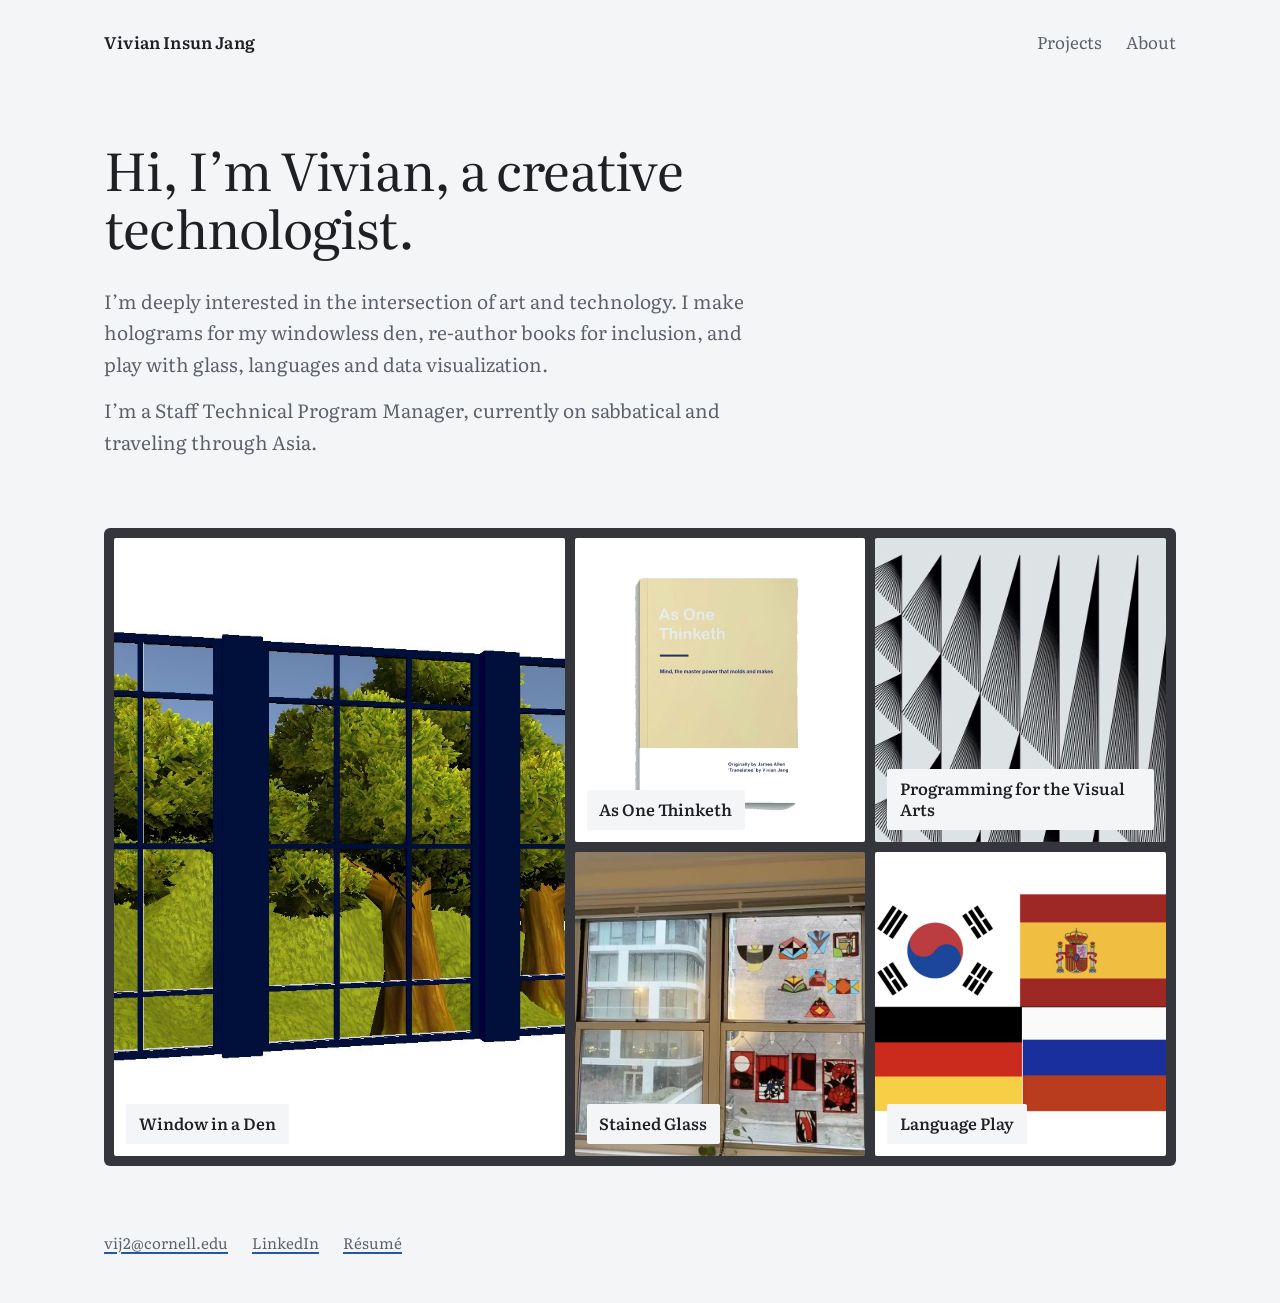
<file: index.html>
<!doctype html>
<html lang="en">
<head>
<meta charset="utf-8">
<meta name="viewport" content="width=device-width, initial-scale=1">
<title>Vivian Insun Jang</title>
<meta name="description" content="Vivian Insun Jang, a technical creative working where art meets technology.">
<meta name="author" content="Vivian Insun Jang">
<link rel="icon" href="images/favicon.svg" type="image/svg+xml">
<link rel="preconnect" href="https://fonts.googleapis.com">
<link rel="preconnect" href="https://fonts.gstatic.com" crossorigin>
<link href="https://fonts.googleapis.com/css2?family=Literata:ital,opsz,wght@0,7..72,300..700;1,7..72,300..500&family=Gowun+Dodum&display=swap" rel="stylesheet">
<link rel="stylesheet" href="style.css">
</head>
<body class="home">
<a class="skip" href="#main">Skip to content</a>
<header class="site-header">
  <a class="wordmark" href="index.html">Vivian Insun Jang</a>
  <nav aria-label="Site">
    <a href="index.html#projects">Projects</a>
    <a href="about.html">About</a>
  </nav>
</header>
<main id="main">
<section class="intro">
  <h1>Hi, I’m Vivian, a creative technologist.</h1>
  <p>I’m deeply interested in the intersection of art and technology. I make holograms for my windowless den, re-author books for inclusion, and play with glass, languages and data visualization.</p>
  <p>I’m a Staff Technical Program Manager, currently on sabbatical and traveling through Asia.</p>
</section>
<section id="projects" class="window" aria-label="Projects">
<a class="pane p1" href="projects/window-in-a-den.html">
  <img src="images/hologram/thumb.jpg" alt="">
  <span class="label"><span class="name">Window in a Den</span></span>
</a>
<a class="pane p2" href="projects/as-one-thinketh.html">
  <img src="images/aot/thumb.jpg" alt="">
  <span class="label"><span class="name">As One Thinketh</span></span>
</a>
<a class="pane p3" href="projects/programming-for-the-visual-arts.html">
  <img src="images/p5/thumb.jpg" alt="">
  <span class="label"><span class="name">Programming for the Visual Arts</span></span>
</a>
<a class="pane p4" href="projects/stained-glass.html">
  <video src="images/stainedglass/window-snow.mp4" poster="images/stainedglass/window-snow-poster.jpg" autoplay muted loop playsinline preload="metadata" aria-hidden="true"></video>
  <span class="label"><span class="name">Stained Glass</span></span>
</a>
<a class="pane p5" href="projects/language-play.html">
  <img src="images/languages/thumb.jpg" alt="">
  <span class="label"><span class="name">Language Play</span></span>
</a>
</section>
</main>
<footer class="site-footer">
  <a href="mailto:vij2@cornell.edu">vij2@cornell.edu</a>
  <a href="https://www.linkedin.com/in/vivian-jang/" target="_blank" rel="noopener">LinkedIn</a>
  <a href="resume/Vivian_Jang_Resume.pdf" target="_blank" rel="noopener">Résumé</a>
</footer>
</body>
</html>
</file>
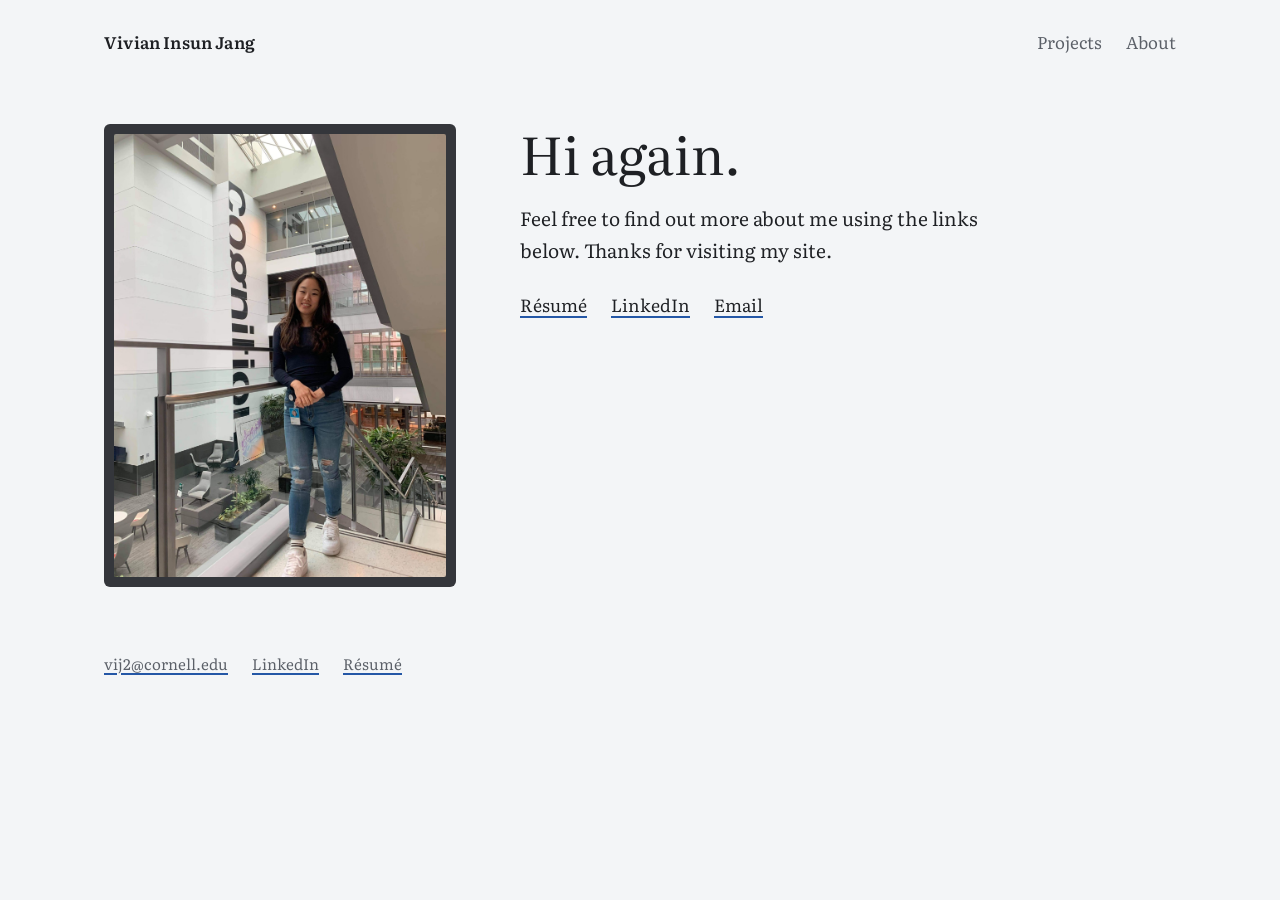
<file: about.html>
<!doctype html>
<html lang="en">
<head>
<meta charset="utf-8">
<meta name="viewport" content="width=device-width, initial-scale=1">
<title>About | Vivian Insun Jang</title>
<meta name="description" content="About Vivian Insun Jang.">
<meta name="author" content="Vivian Insun Jang">
<link rel="icon" href="images/favicon.svg" type="image/svg+xml">
<link rel="preconnect" href="https://fonts.googleapis.com">
<link rel="preconnect" href="https://fonts.gstatic.com" crossorigin>
<link href="https://fonts.googleapis.com/css2?family=Literata:ital,opsz,wght@0,7..72,300..700;1,7..72,300..500&family=Gowun+Dodum&display=swap" rel="stylesheet">
<link rel="stylesheet" href="style.css">
</head>
<body class="about-page">
<a class="skip" href="#main">Skip to content</a>
<header class="site-header">
  <a class="wordmark" href="index.html">Vivian Insun Jang</a>
  <nav aria-label="Site">
    <a href="index.html#projects">Projects</a>
    <a href="about.html">About</a>
  </nav>
</header>
<main id="main">
<section class="about">
  <div class="window single portrait"><span class="pane"><img src="images/about/cognition.jpg" alt="Vivian standing in a bright atrium"></span></div>
  <div class="about-text">
    <h1>Hi again.</h1>
    <p>Feel free to find out more about me using the links below. Thanks for visiting my site.</p>
    <ul class="links">
      <li><a href="resume/Vivian_Jang_Resume.pdf" target="_blank" rel="noopener">Résumé</a></li>
      <li><a href="https://www.linkedin.com/in/vivian-jang/" target="_blank" rel="noopener">LinkedIn</a></li>
      <li><a href="mailto:vij2@cornell.edu">Email</a></li>
    </ul>
  </div>
</section>
</main>
<footer class="site-footer">
  <a href="mailto:vij2@cornell.edu">vij2@cornell.edu</a>
  <a href="https://www.linkedin.com/in/vivian-jang/" target="_blank" rel="noopener">LinkedIn</a>
  <a href="resume/Vivian_Jang_Resume.pdf" target="_blank" rel="noopener">Résumé</a>
</footer>
</body>
</html>
</file>
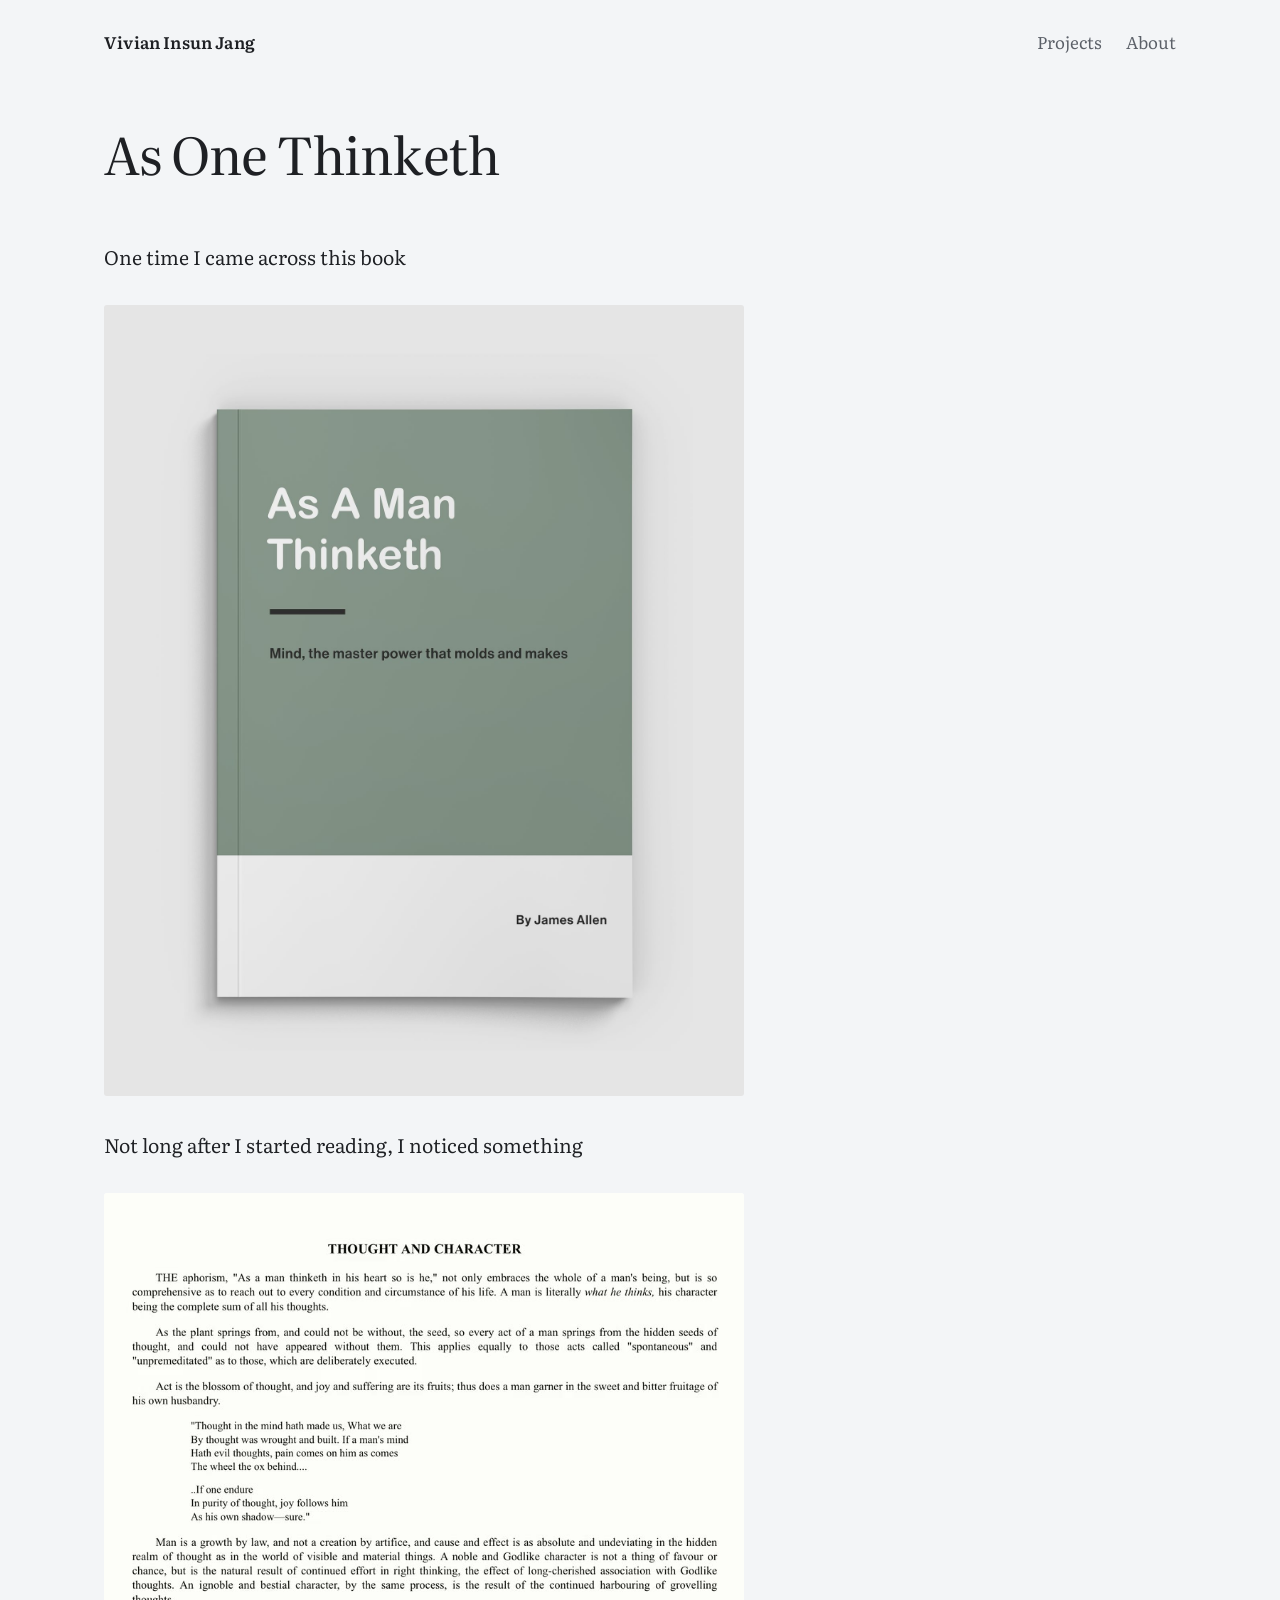
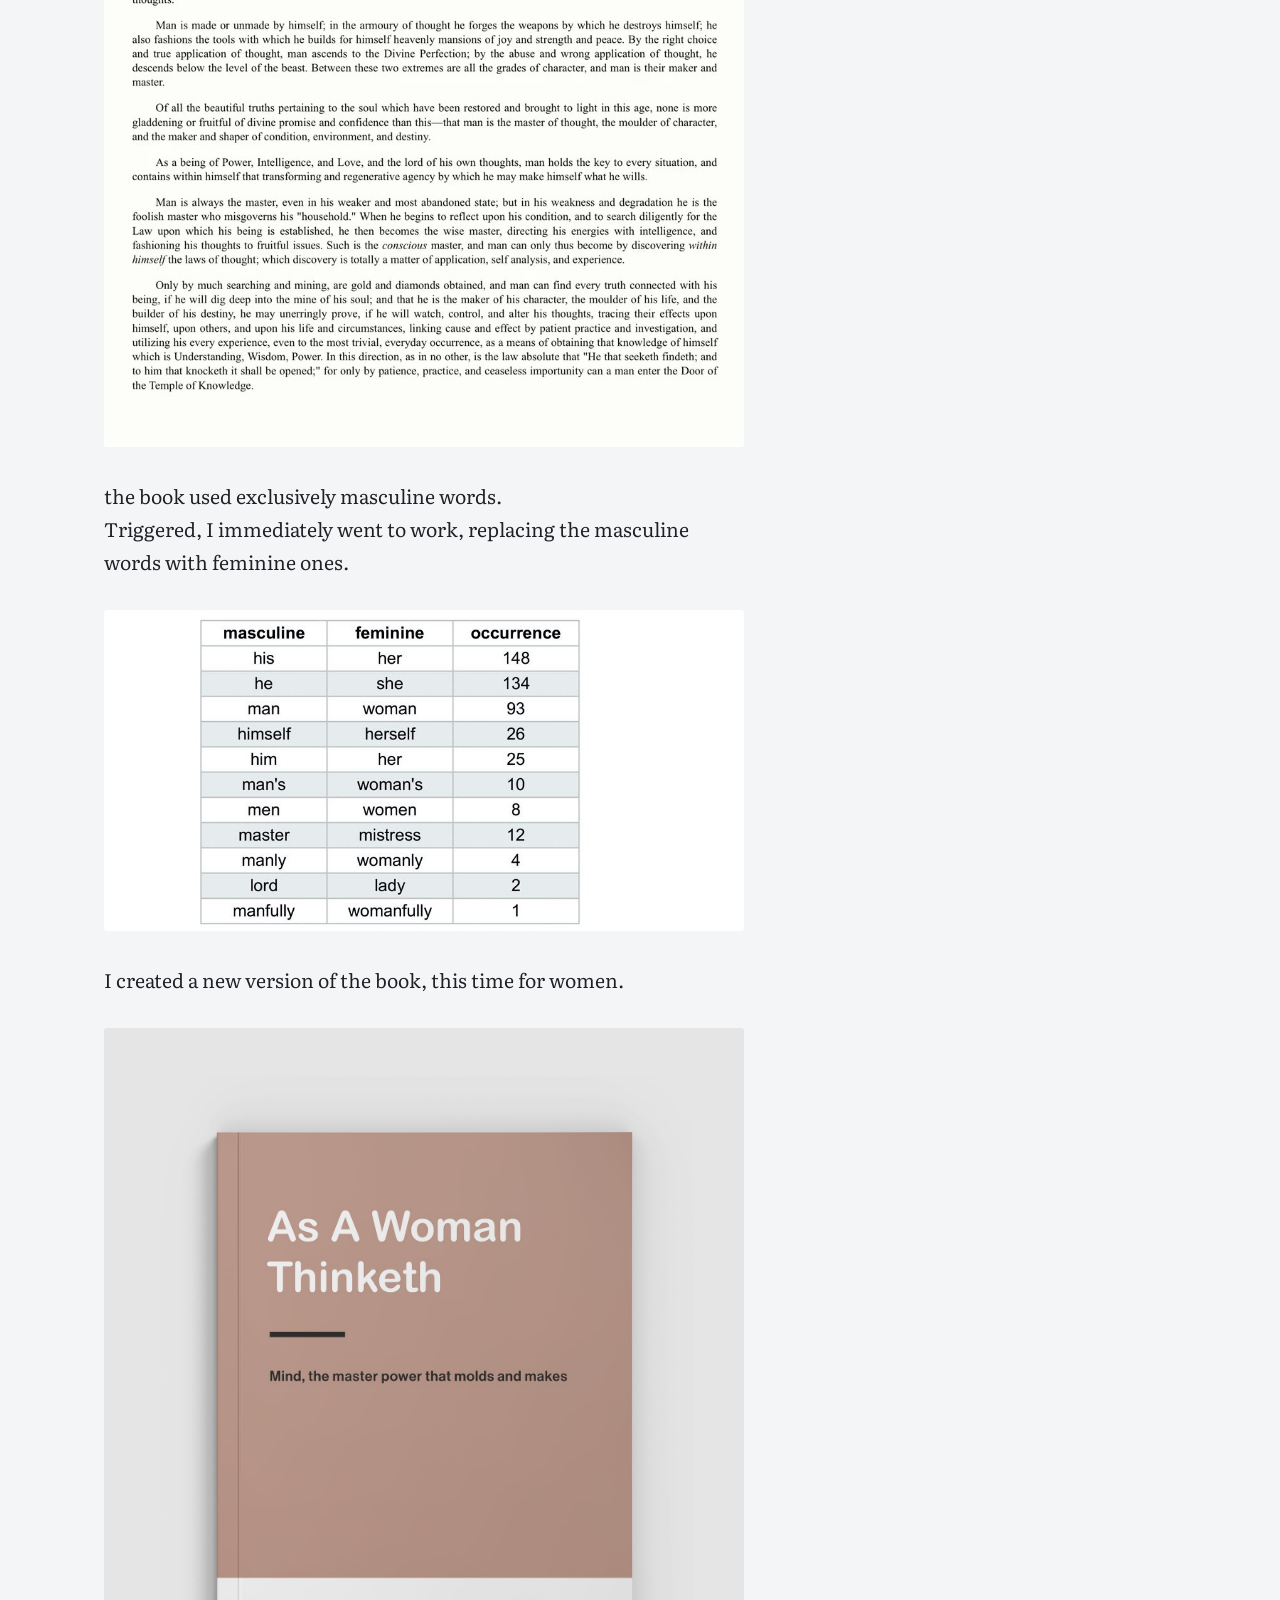
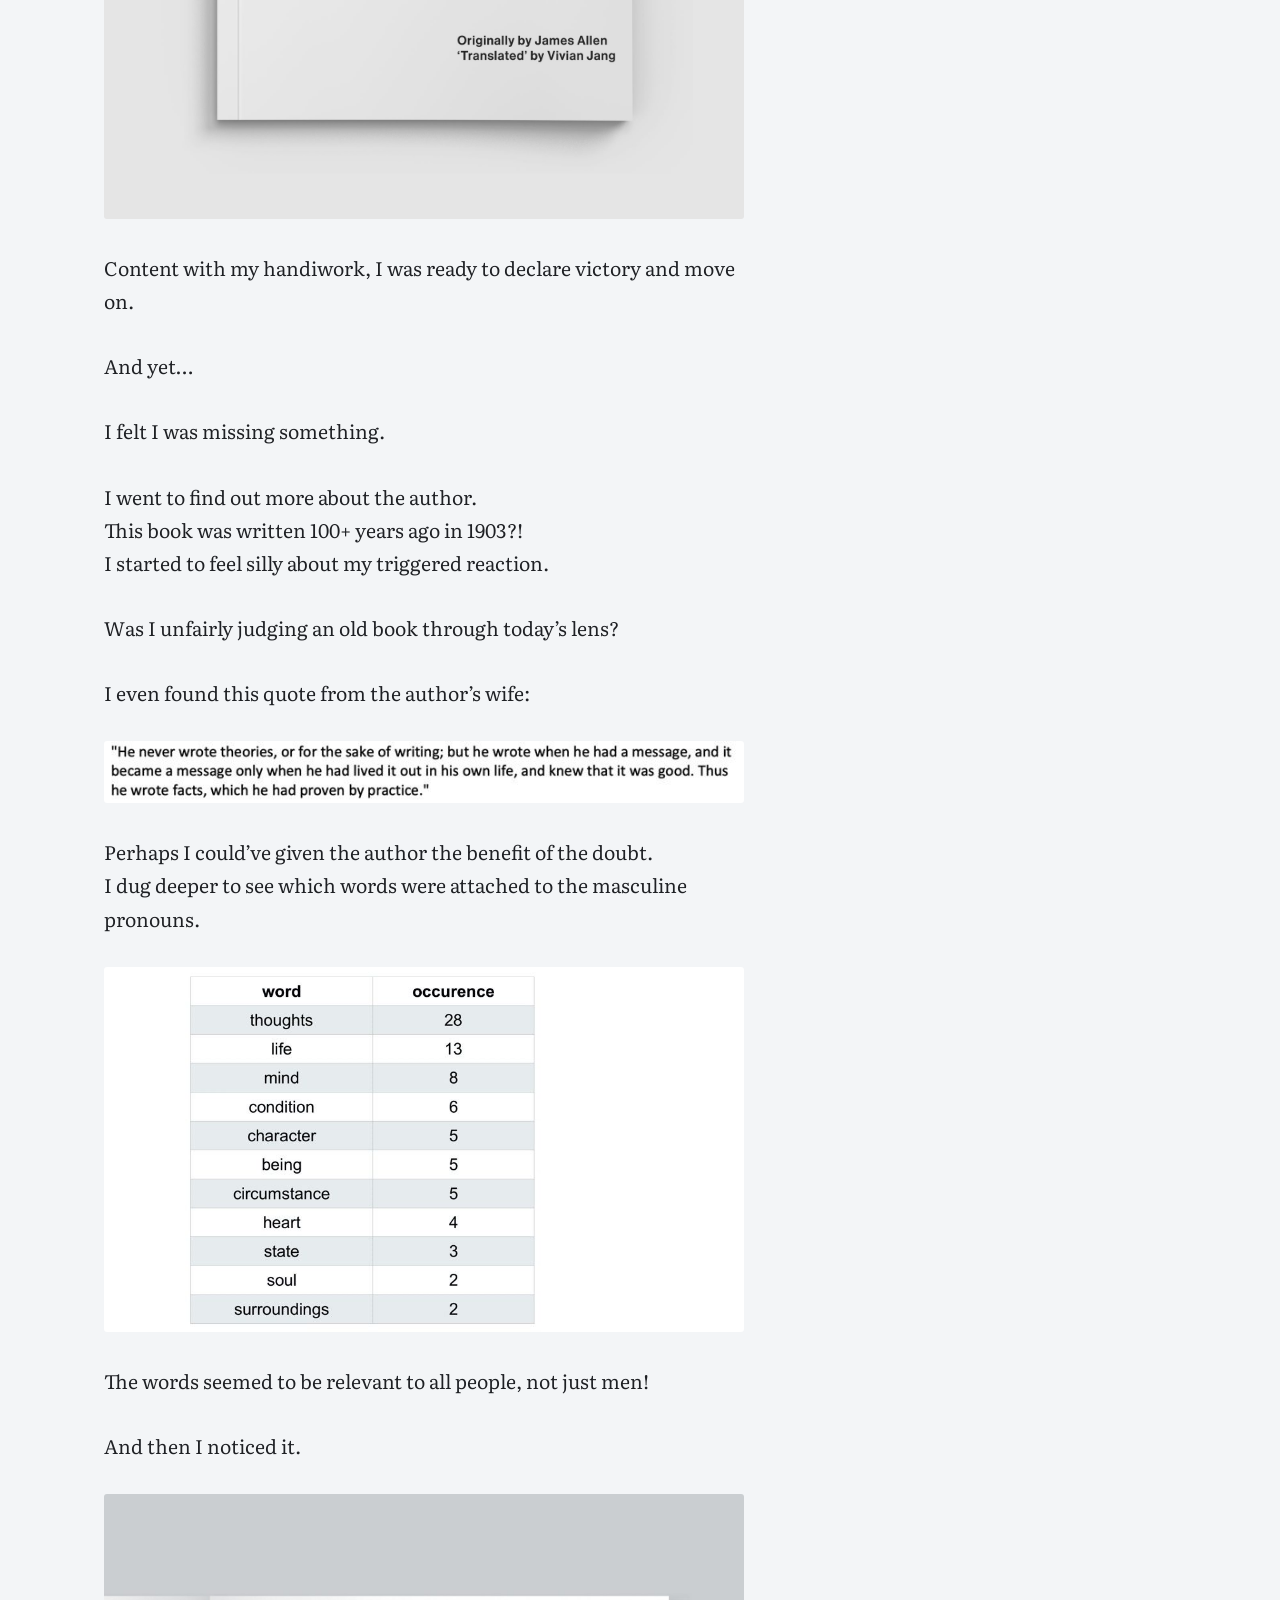
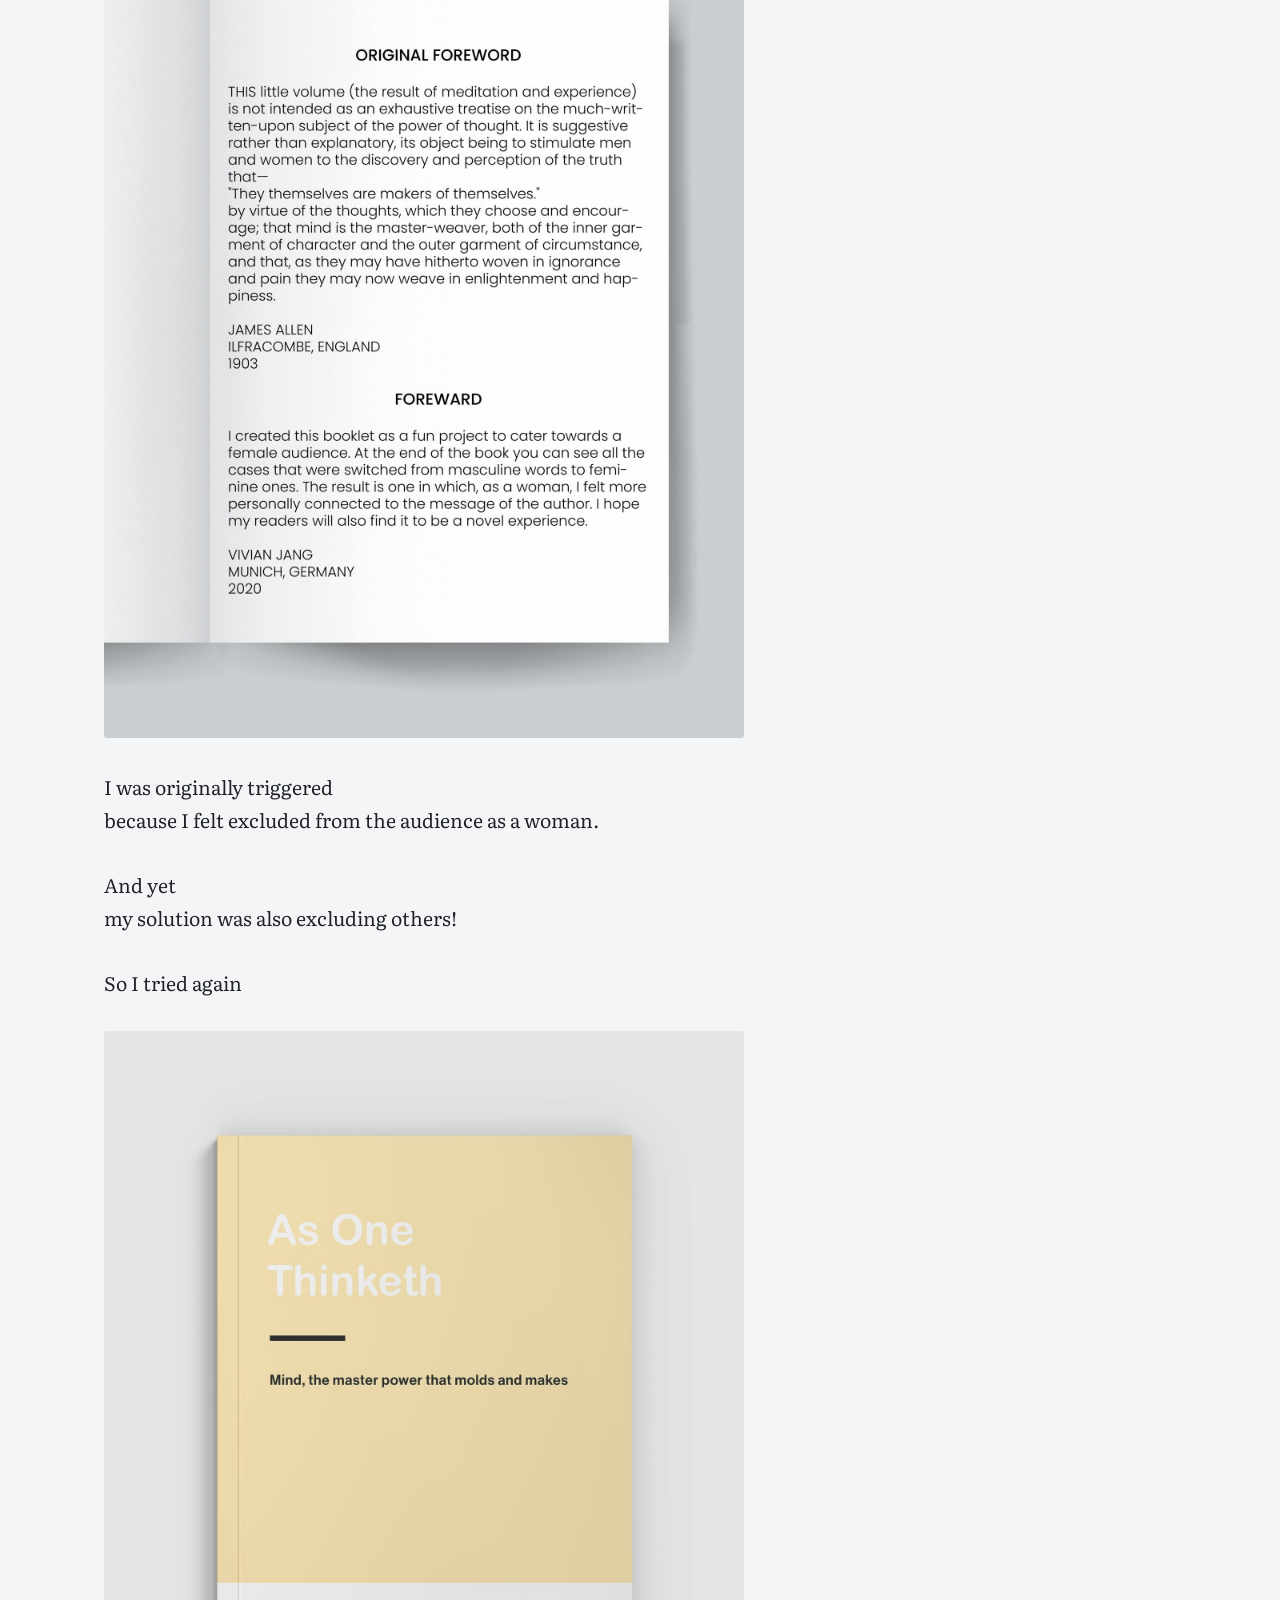
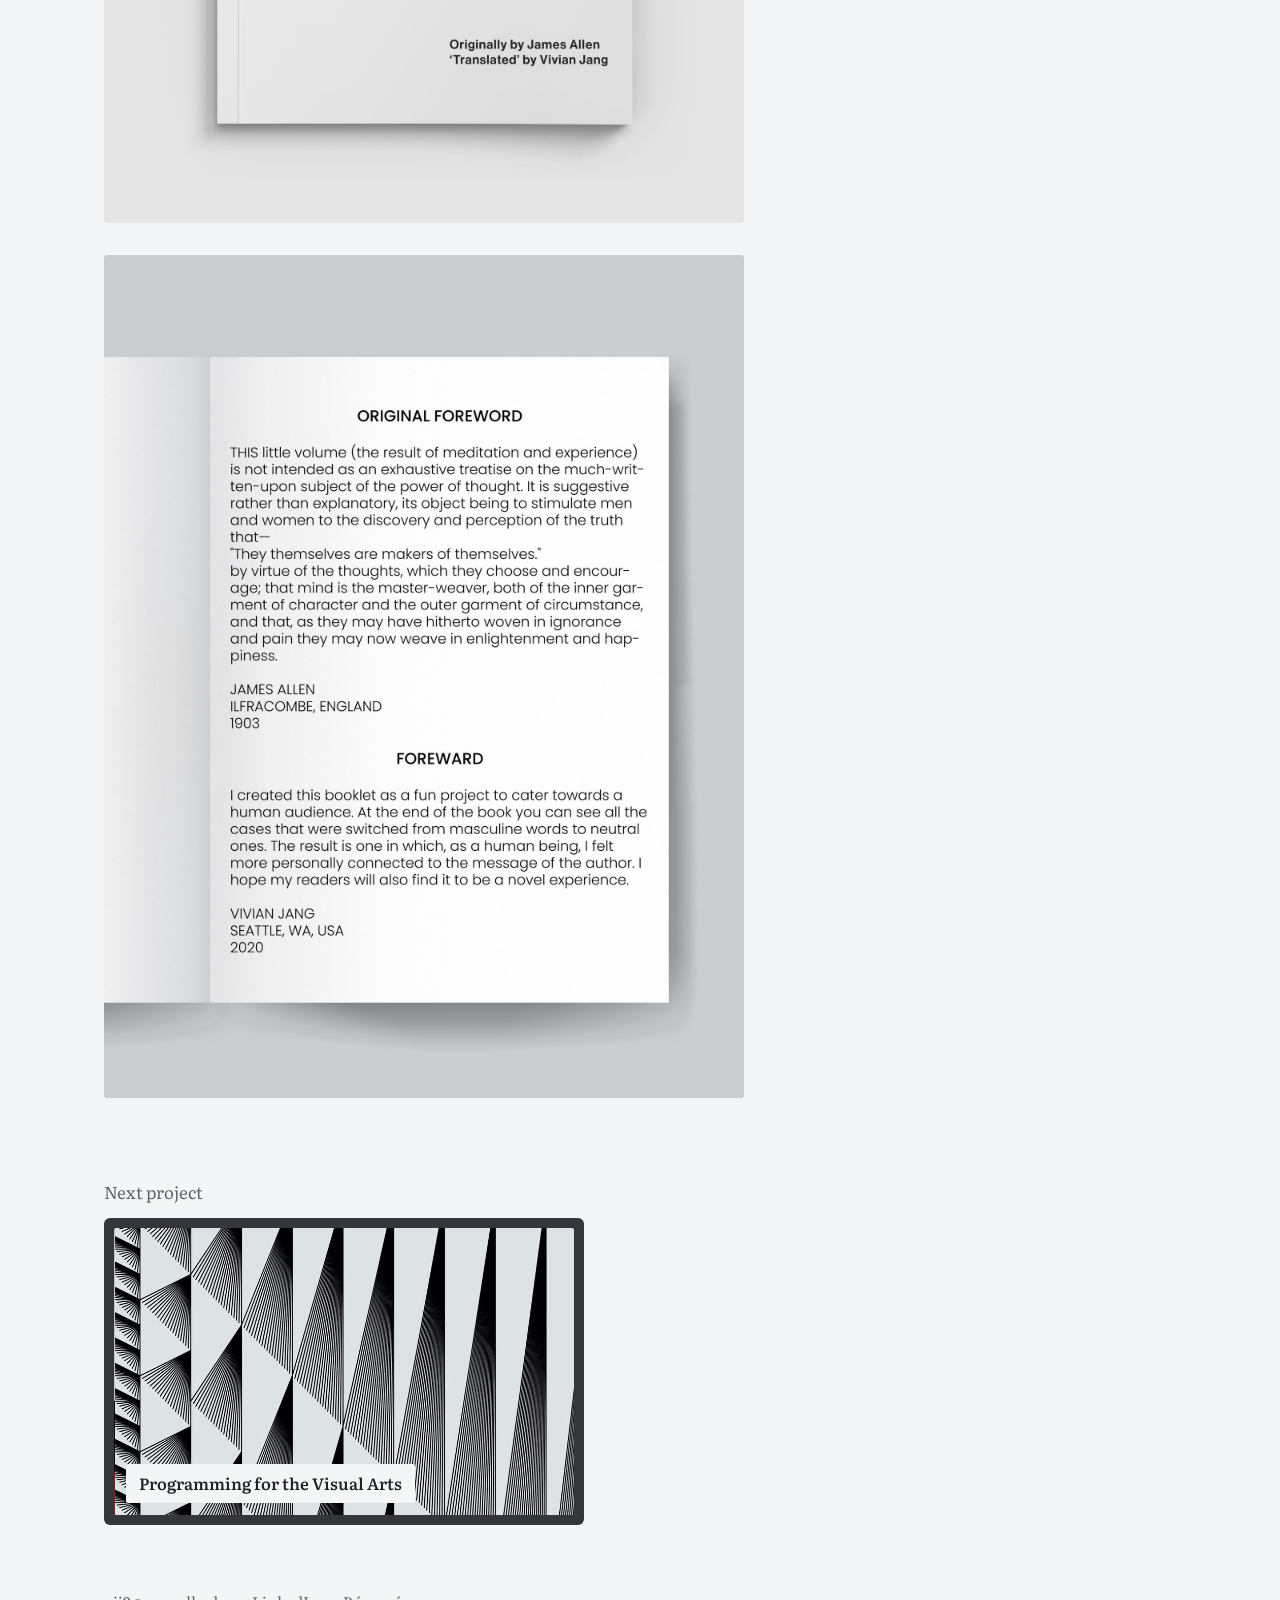
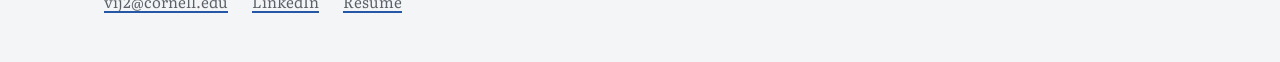
<file: projects/as-one-thinketh.html>
<!doctype html>
<html lang="en">
<head>
<meta charset="utf-8">
<meta name="viewport" content="width=device-width, initial-scale=1">
<title>As One Thinketh | Vivian Insun Jang</title>
<meta name="description" content="As One Thinketh: a project by Vivian Insun Jang.">
<meta name="author" content="Vivian Insun Jang">
<link rel="icon" href="../images/favicon.svg" type="image/svg+xml">
<link rel="preconnect" href="https://fonts.googleapis.com">
<link rel="preconnect" href="https://fonts.gstatic.com" crossorigin>
<link href="https://fonts.googleapis.com/css2?family=Literata:ital,opsz,wght@0,7..72,300..700;1,7..72,300..500&family=Gowun+Dodum&display=swap" rel="stylesheet">
<link rel="stylesheet" href="../style.css">
</head>
<body class="project-page">
<a class="skip" href="#main">Skip to content</a>
<header class="site-header">
  <a class="wordmark" href="../index.html">Vivian Insun Jang</a>
  <nav aria-label="Site">
    <a href="../index.html#projects">Projects</a>
    <a href="../about.html">About</a>
  </nav>
</header>
<main id="main">
<article class="project">
  <header class="project-head">
    <h1>As One Thinketh</h1>
  </header>
  <div class="story">
<p>One time I came across this book</p>
<figure><img src="../images/aot/aamt.jpg" alt="Book cover: As A Man Thinketh" loading="lazy"></figure>
<p>Not long after I started reading, I noticed something</p>
<figure><video src="../images/aot/masc.mp4" poster="../images/aot/masc-poster.jpg" autoplay muted loop playsinline aria-label="A page of the book with masculine words highlighted one after another"></video></figure>
<p>the book used exclusively masculine words.<br>
Triggered, I immediately went to work, replacing the masculine words with feminine ones.</p>
<figure><img src="../images/aot/table.jpg" alt="Table of masculine words, their feminine replacements, and how often each occurs" loading="lazy"></figure>
<p>I created a new version of the book, this time for women.</p>
<figure><img src="../images/aot/aawt.jpg" alt="Book cover: As A Woman Thinketh" loading="lazy"></figure>
<p>Content with my handiwork, I was ready to declare victory and move on.</p>
<p>And yet…</p>
<p>I felt I was missing something.</p>
<p>I went to find out more about the author.<br>
This book was written 100+ years ago in 1903?!<br>
I started to feel silly about my triggered reaction.</p>
<p>Was I unfairly judging an old book through today’s lens?</p>
<p>I even found this quote from the author’s wife:</p>
<figure><img src="../images/aot/quote.jpg" alt="Quote: He never wrote theories, or for the sake of writing; but he wrote when he had a message, and it became a message only when he had lived it out in his own life." loading="lazy"></figure>
<p>Perhaps I could’ve given the author the benefit of the doubt.<br>
I dug deeper to see which words were attached to the masculine pronouns.</p>
<figure><img src="../images/aot/hisher.jpg" alt="Table of the words most often attached to the pronouns, such as thoughts, life and mind" loading="lazy"></figure>
<p>The words seemed to be relevant to all people, not just men!</p>
<p>And then I noticed it.</p>
<figure><img src="../images/aot/aawt-foreward.jpg" alt="The foreword of As A Woman Thinketh" loading="lazy"></figure>
<p>I was originally triggered<br>
because I felt excluded from the audience as a woman.</p>
<p>And yet<br>
my solution was also excluding others!</p>
<p>So I tried again</p>
<figure><img src="../images/aot/aot.jpg" alt="Book cover: As One Thinketh" loading="lazy"></figure>
<figure><img src="../images/aot/aot-foreward.jpg" alt="The foreword of As One Thinketh" loading="lazy"></figure>
  </div>
</article>
<nav class="next" aria-label="Next project">
  <p>Next project</p>
  <div class="window single"><a class="pane " href="../projects/programming-for-the-visual-arts.html">
  <img src="../images/p5/thumb.jpg" alt="">
  <span class="label"><span class="name">Programming for the Visual Arts</span></span>
</a></div>
</nav>
</main>
<footer class="site-footer">
  <a href="mailto:vij2@cornell.edu">vij2@cornell.edu</a>
  <a href="https://www.linkedin.com/in/vivian-jang/" target="_blank" rel="noopener">LinkedIn</a>
  <a href="../resume/Vivian_Jang_Resume.pdf" target="_blank" rel="noopener">Résumé</a>
</footer>
</body>
</html>
</file>
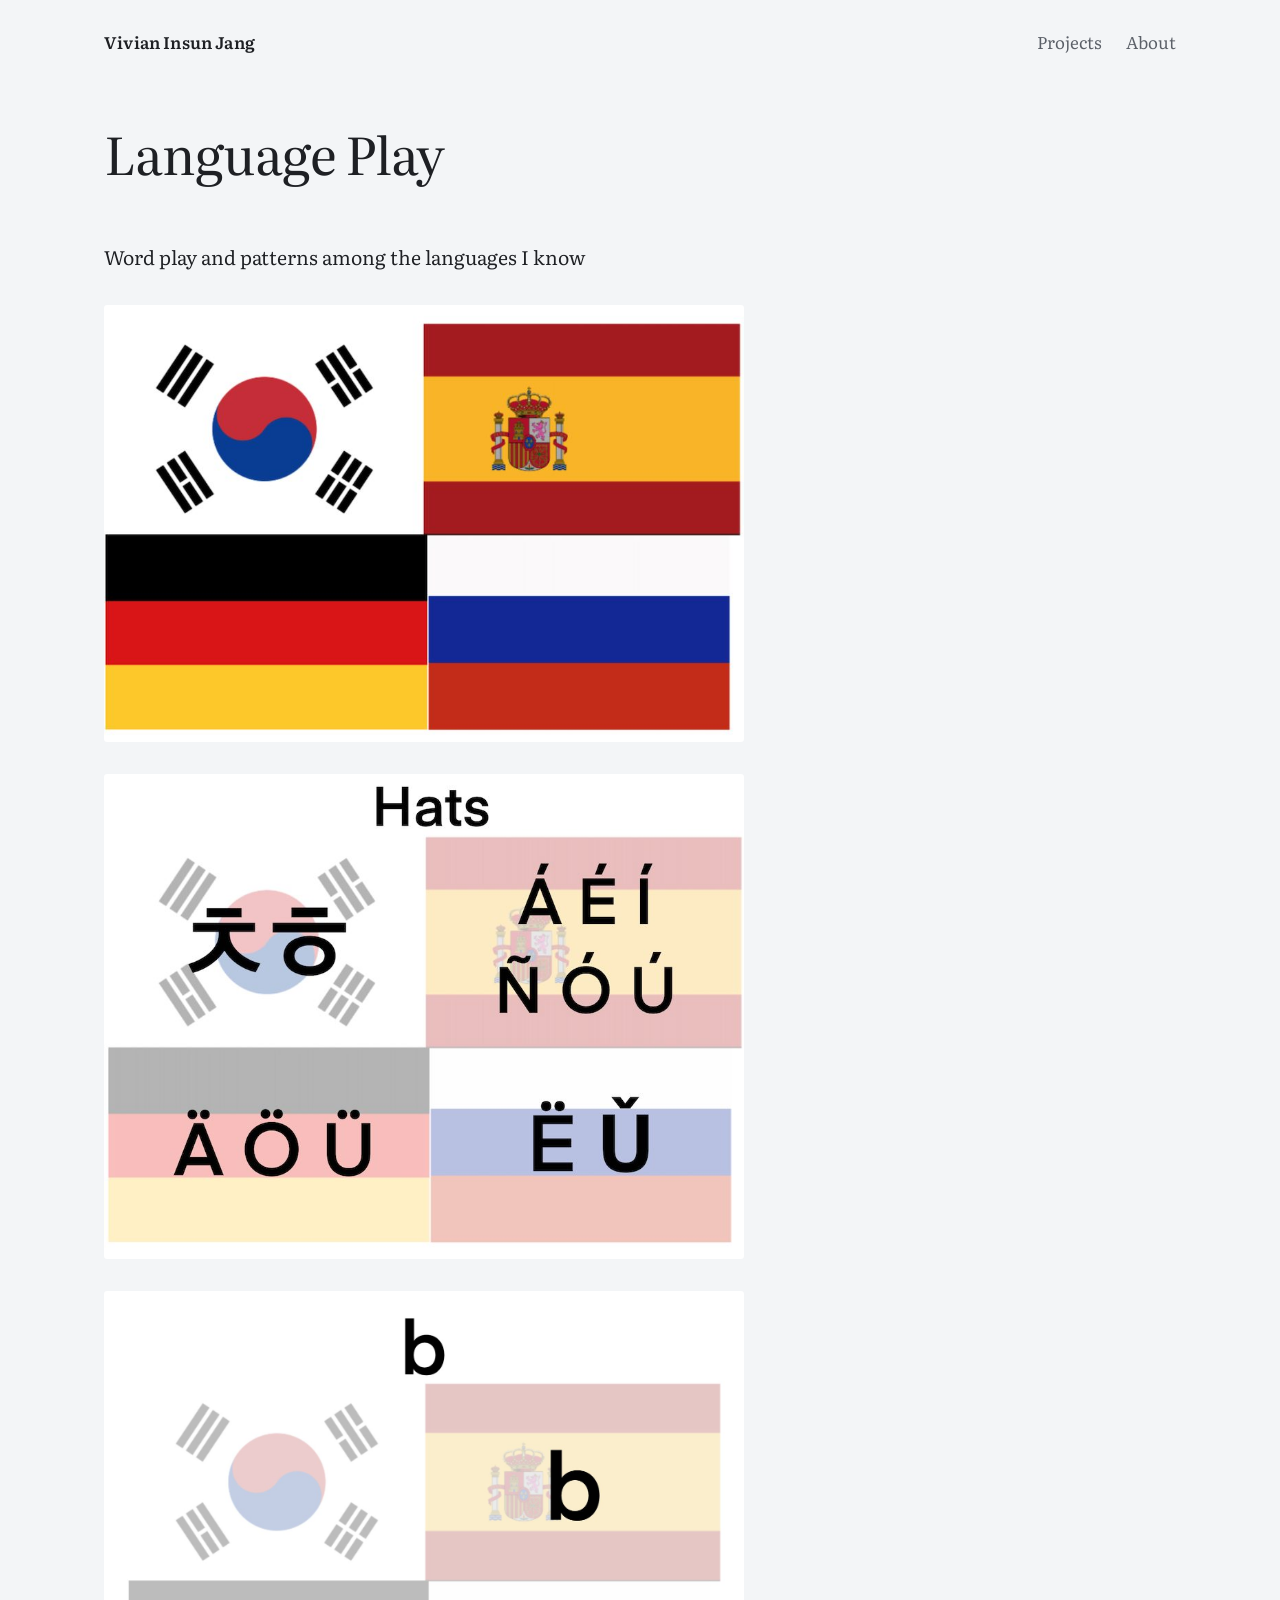
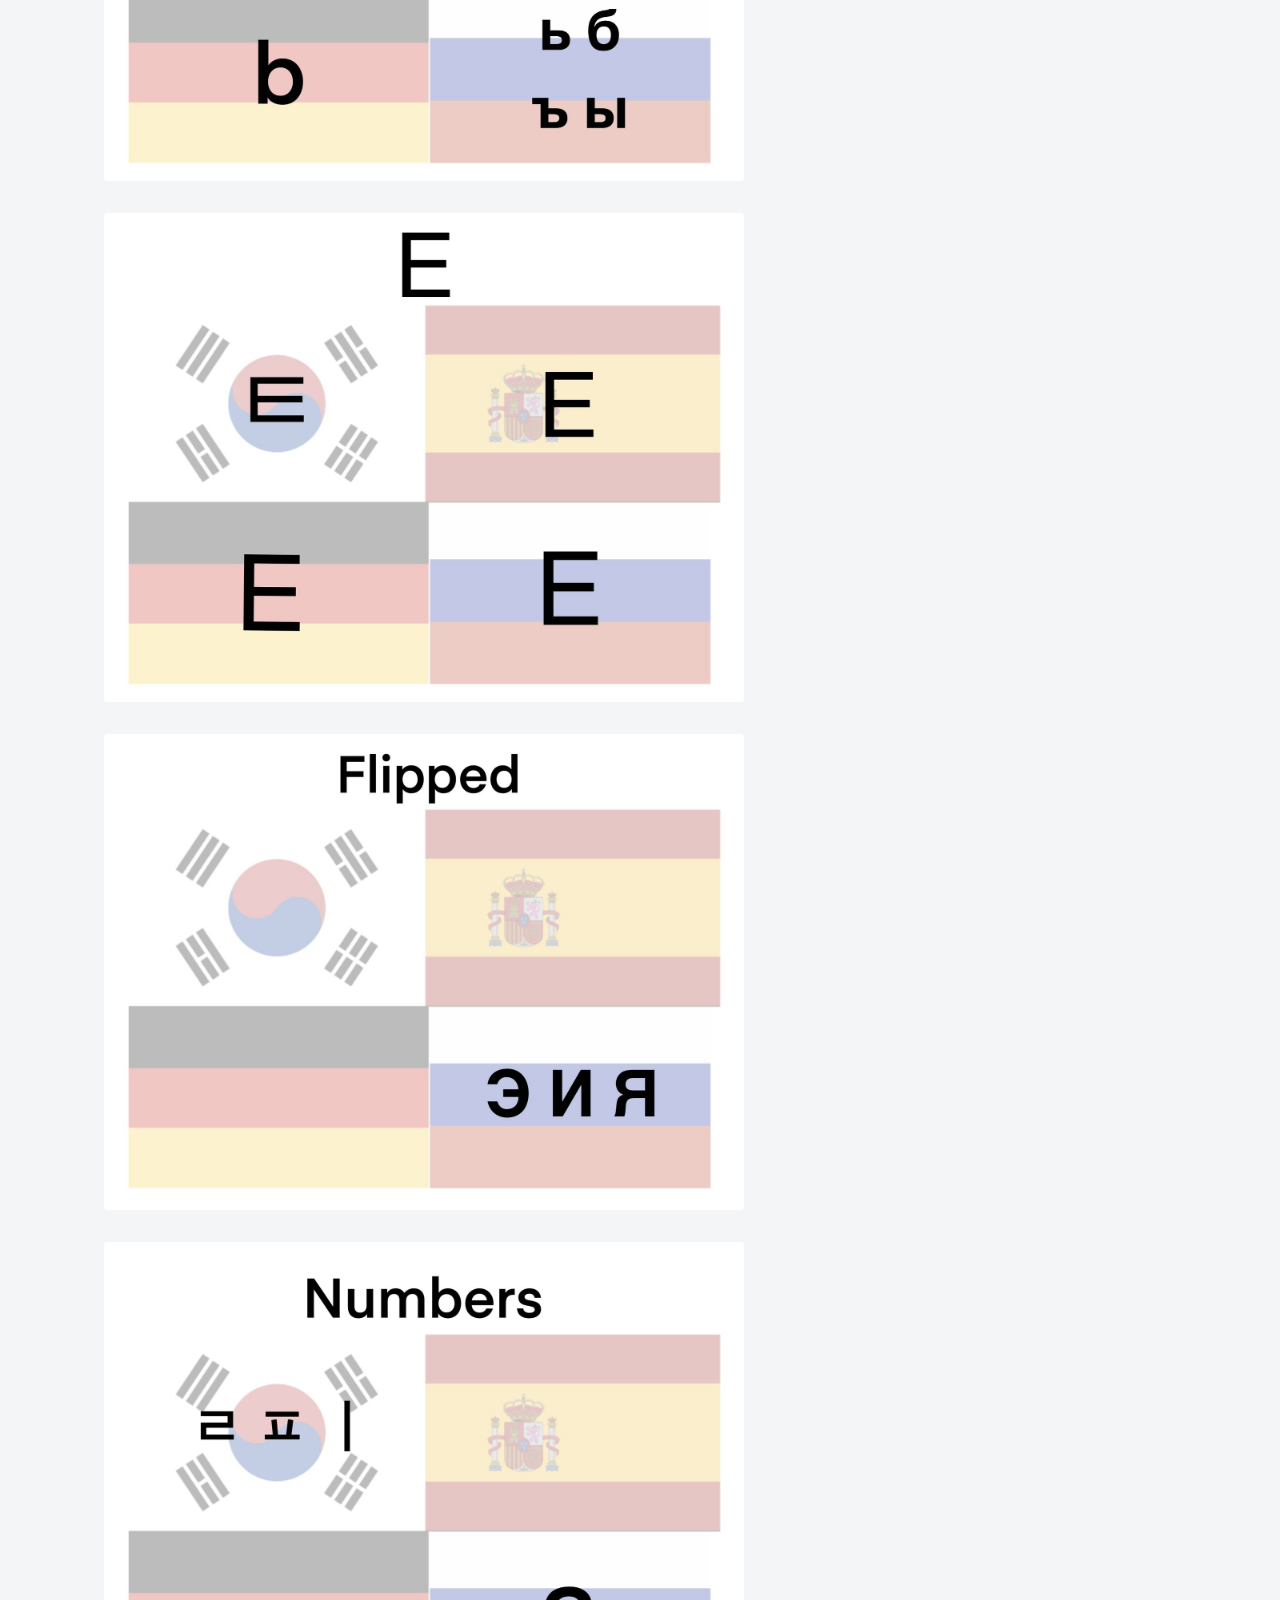
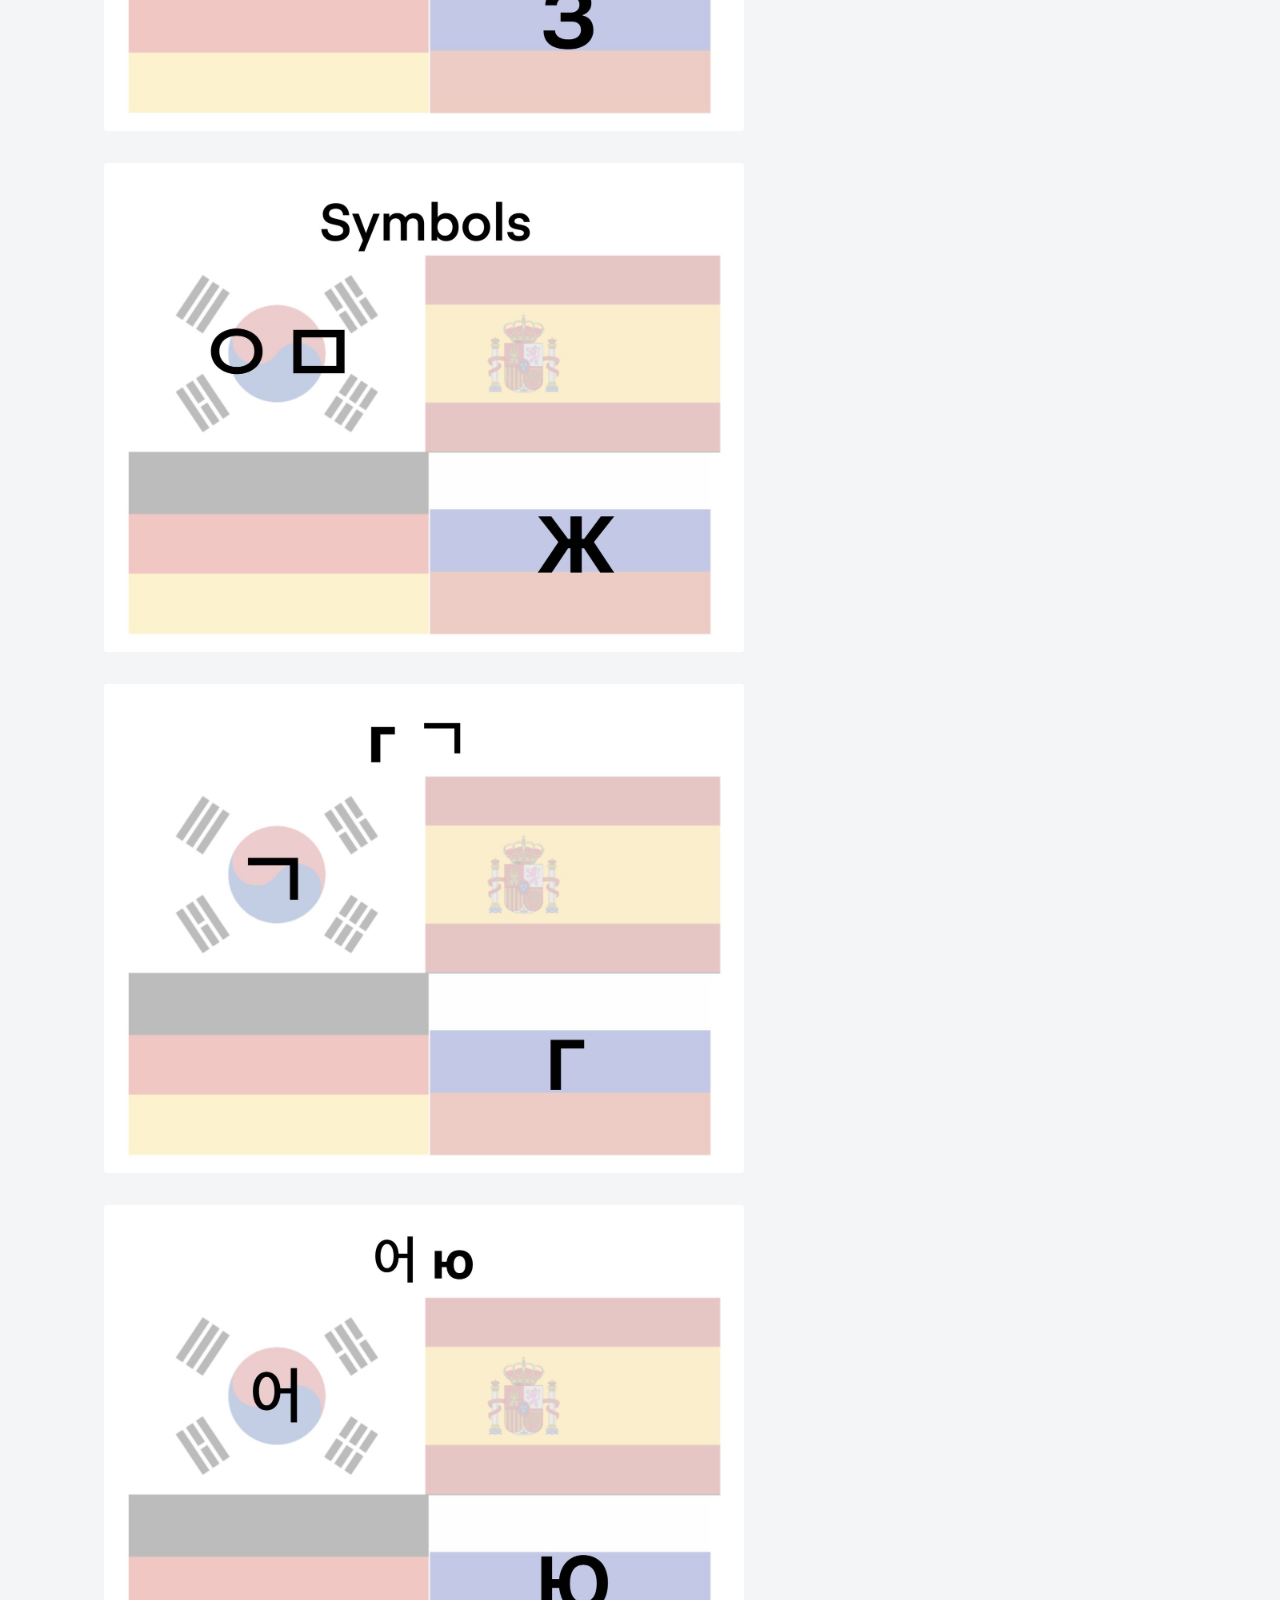
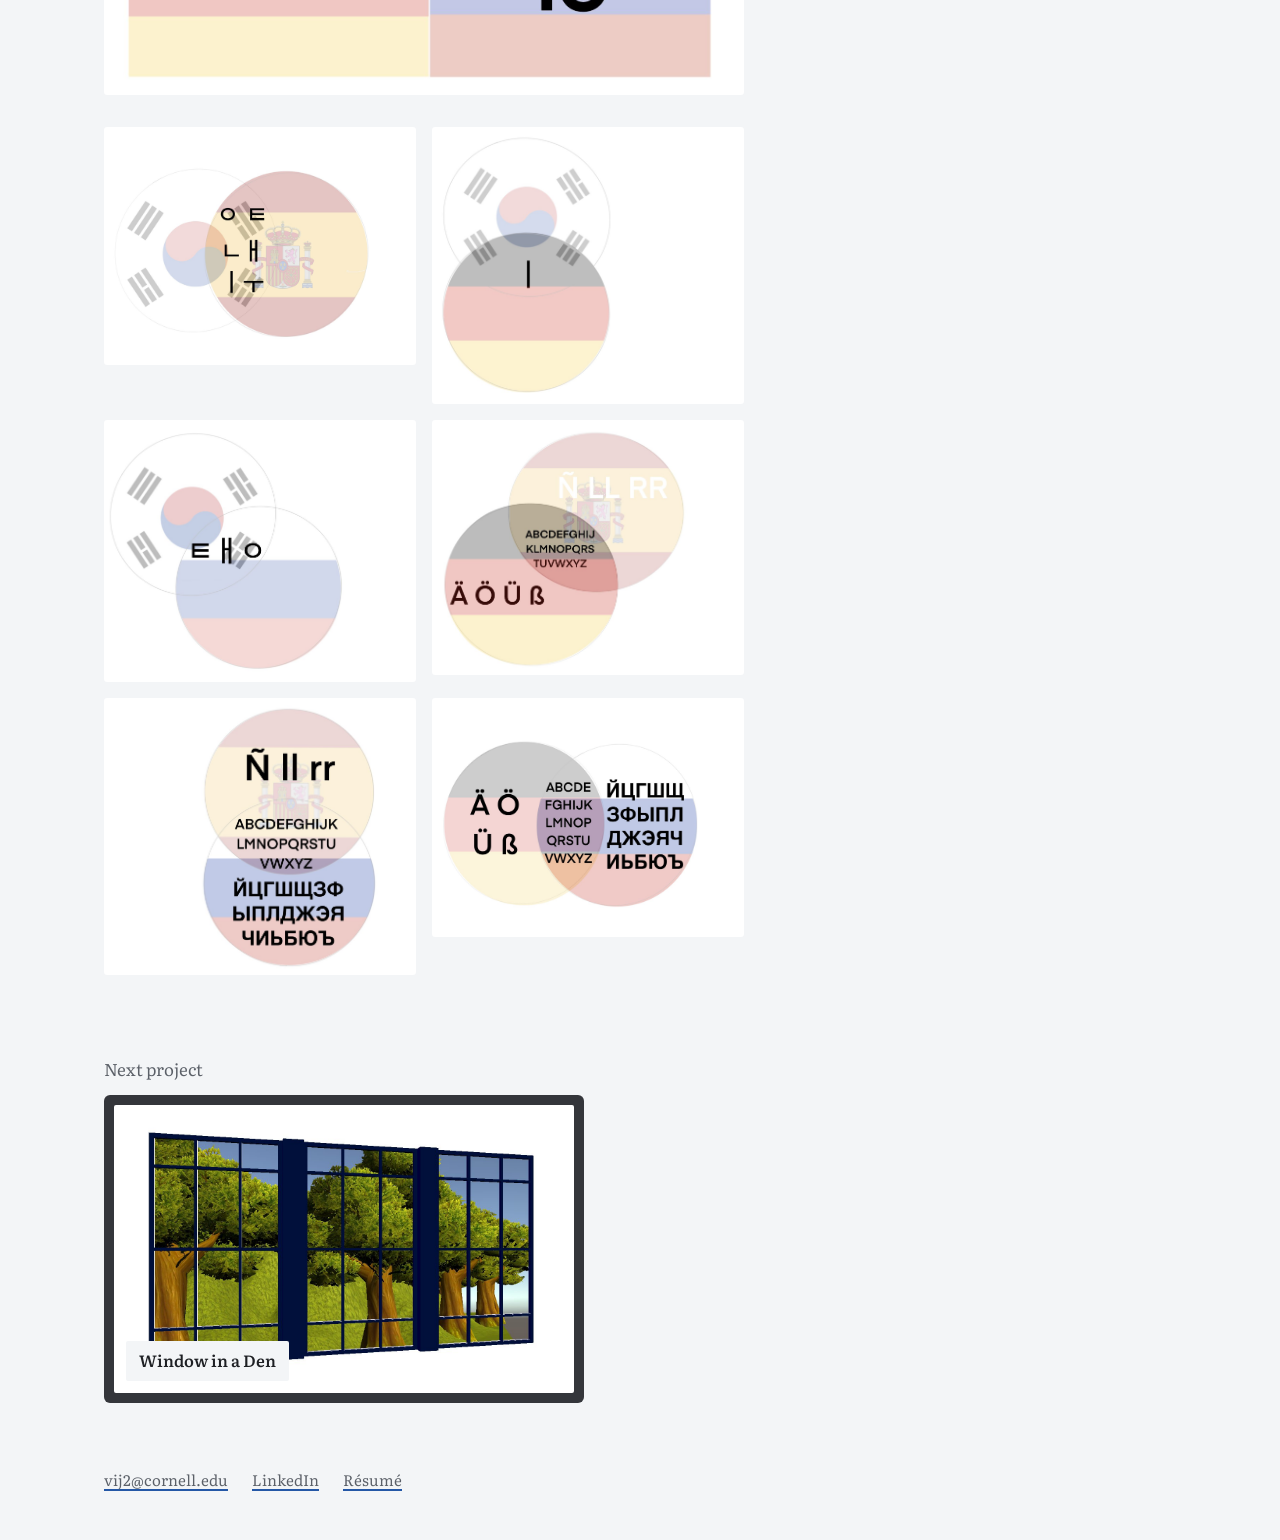
<file: projects/language-play.html>
<!doctype html>
<html lang="en">
<head>
<meta charset="utf-8">
<meta name="viewport" content="width=device-width, initial-scale=1">
<title>Language Play | Vivian Insun Jang</title>
<meta name="description" content="Language Play: a project by Vivian Insun Jang.">
<meta name="author" content="Vivian Insun Jang">
<link rel="icon" href="../images/favicon.svg" type="image/svg+xml">
<link rel="preconnect" href="https://fonts.googleapis.com">
<link rel="preconnect" href="https://fonts.gstatic.com" crossorigin>
<link href="https://fonts.googleapis.com/css2?family=Literata:ital,opsz,wght@0,7..72,300..700;1,7..72,300..500&family=Gowun+Dodum&display=swap" rel="stylesheet">
<link rel="stylesheet" href="../style.css">
</head>
<body class="project-page">
<a class="skip" href="#main">Skip to content</a>
<header class="site-header">
  <a class="wordmark" href="../index.html">Vivian Insun Jang</a>
  <nav aria-label="Site">
    <a href="../index.html#projects">Projects</a>
    <a href="../about.html">About</a>
  </nav>
</header>
<main id="main">
<article class="project">
  <header class="project-head">
    <h1>Language Play</h1>
  </header>
  <div class="story">
<p>Word play and patterns among the languages I know</p>
<figure><img src="../images/languages/flags.jpg" alt="Flags of Korea, Spain, Germany and Russia" loading="lazy"></figure>
<figure><img src="../images/languages/hats.jpg" alt="Hats: letters with marks on top in each language" loading="lazy"></figure>
<figure><img src="../images/languages/b.jpg" alt="The letter b across the four languages" loading="lazy"></figure>
<figure><img src="../images/languages/e.jpg" alt="The letter E across the four languages" loading="lazy"></figure>
<figure><img src="../images/languages/flipped.jpg" alt="Flipped letters across the four languages" loading="lazy"></figure>
<figure><img src="../images/languages/numbers.jpg" alt="Letters that look like numbers" loading="lazy"></figure>
<figure><img src="../images/languages/symbols.jpg" alt="Letters that look like symbols" loading="lazy"></figure>
<figure><img src="../images/languages/g.jpg" alt="Letters shaped like the Korean ㄱ" loading="lazy"></figure>
<figure><img src="../images/languages/uh.jpg" alt="The Korean 어 and the Russian ю" loading="lazy"></figure>
<figure class="pair-grid"><img src="../images/languages/koreaspain.jpg" alt="Letters shared by Korean and Spanish" loading="lazy"><img src="../images/languages/koreagermany.jpg" alt="Letters shared by Korean and German" loading="lazy"><img src="../images/languages/korearussia.jpg" alt="Letters shared by Korean and Russian" loading="lazy"><img src="../images/languages/spaingermany.jpg" alt="Letters shared by Spanish and German" loading="lazy"><img src="../images/languages/spainrussia.jpg" alt="Letters shared by Spanish and Russian" loading="lazy"><img src="../images/languages/germanyrussia.jpg" alt="Letters shared by German and Russian" loading="lazy"></figure>
  </div>
</article>
<nav class="next" aria-label="Next project">
  <p>Next project</p>
  <div class="window single"><a class="pane " href="../projects/window-in-a-den.html">
  <img src="../images/hologram/thumb.jpg" alt="">
  <span class="label"><span class="name">Window in a Den</span></span>
</a></div>
</nav>
</main>
<footer class="site-footer">
  <a href="mailto:vij2@cornell.edu">vij2@cornell.edu</a>
  <a href="https://www.linkedin.com/in/vivian-jang/" target="_blank" rel="noopener">LinkedIn</a>
  <a href="../resume/Vivian_Jang_Resume.pdf" target="_blank" rel="noopener">Résumé</a>
</footer>
</body>
</html>
</file>
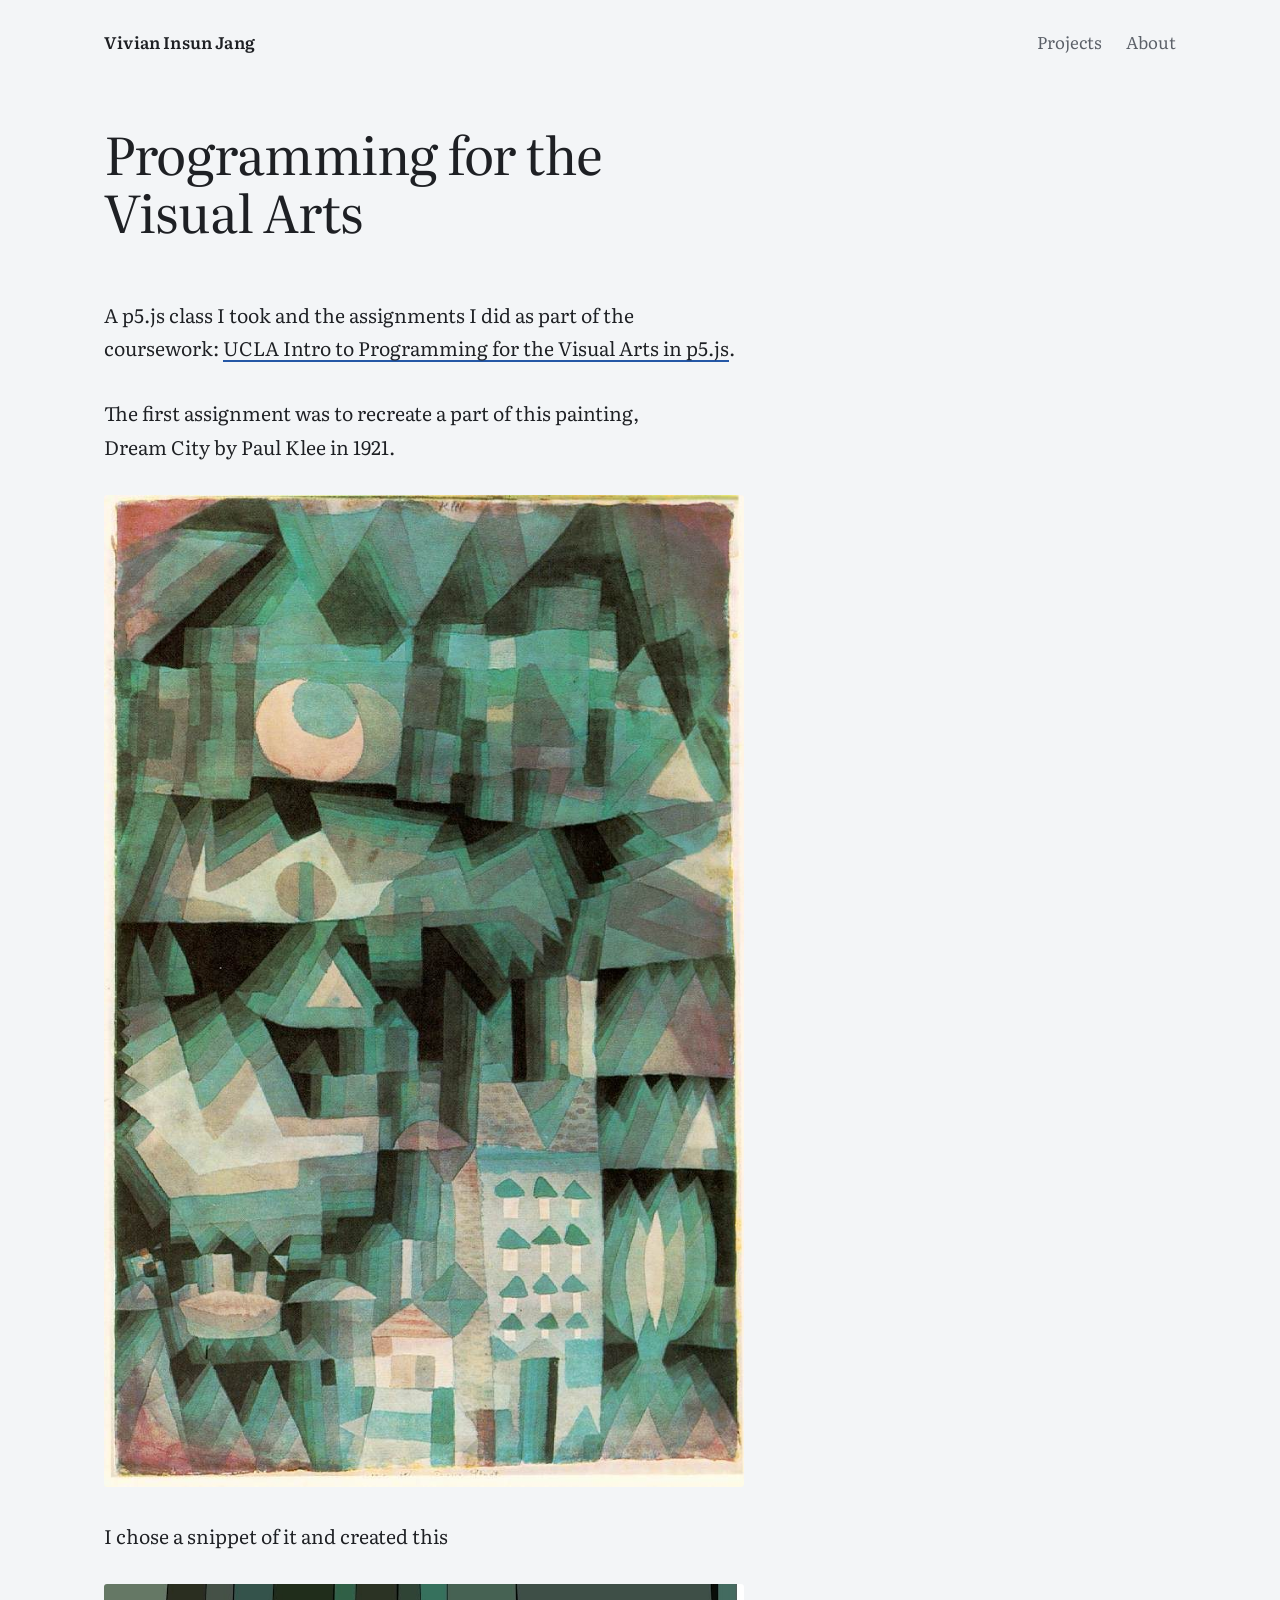
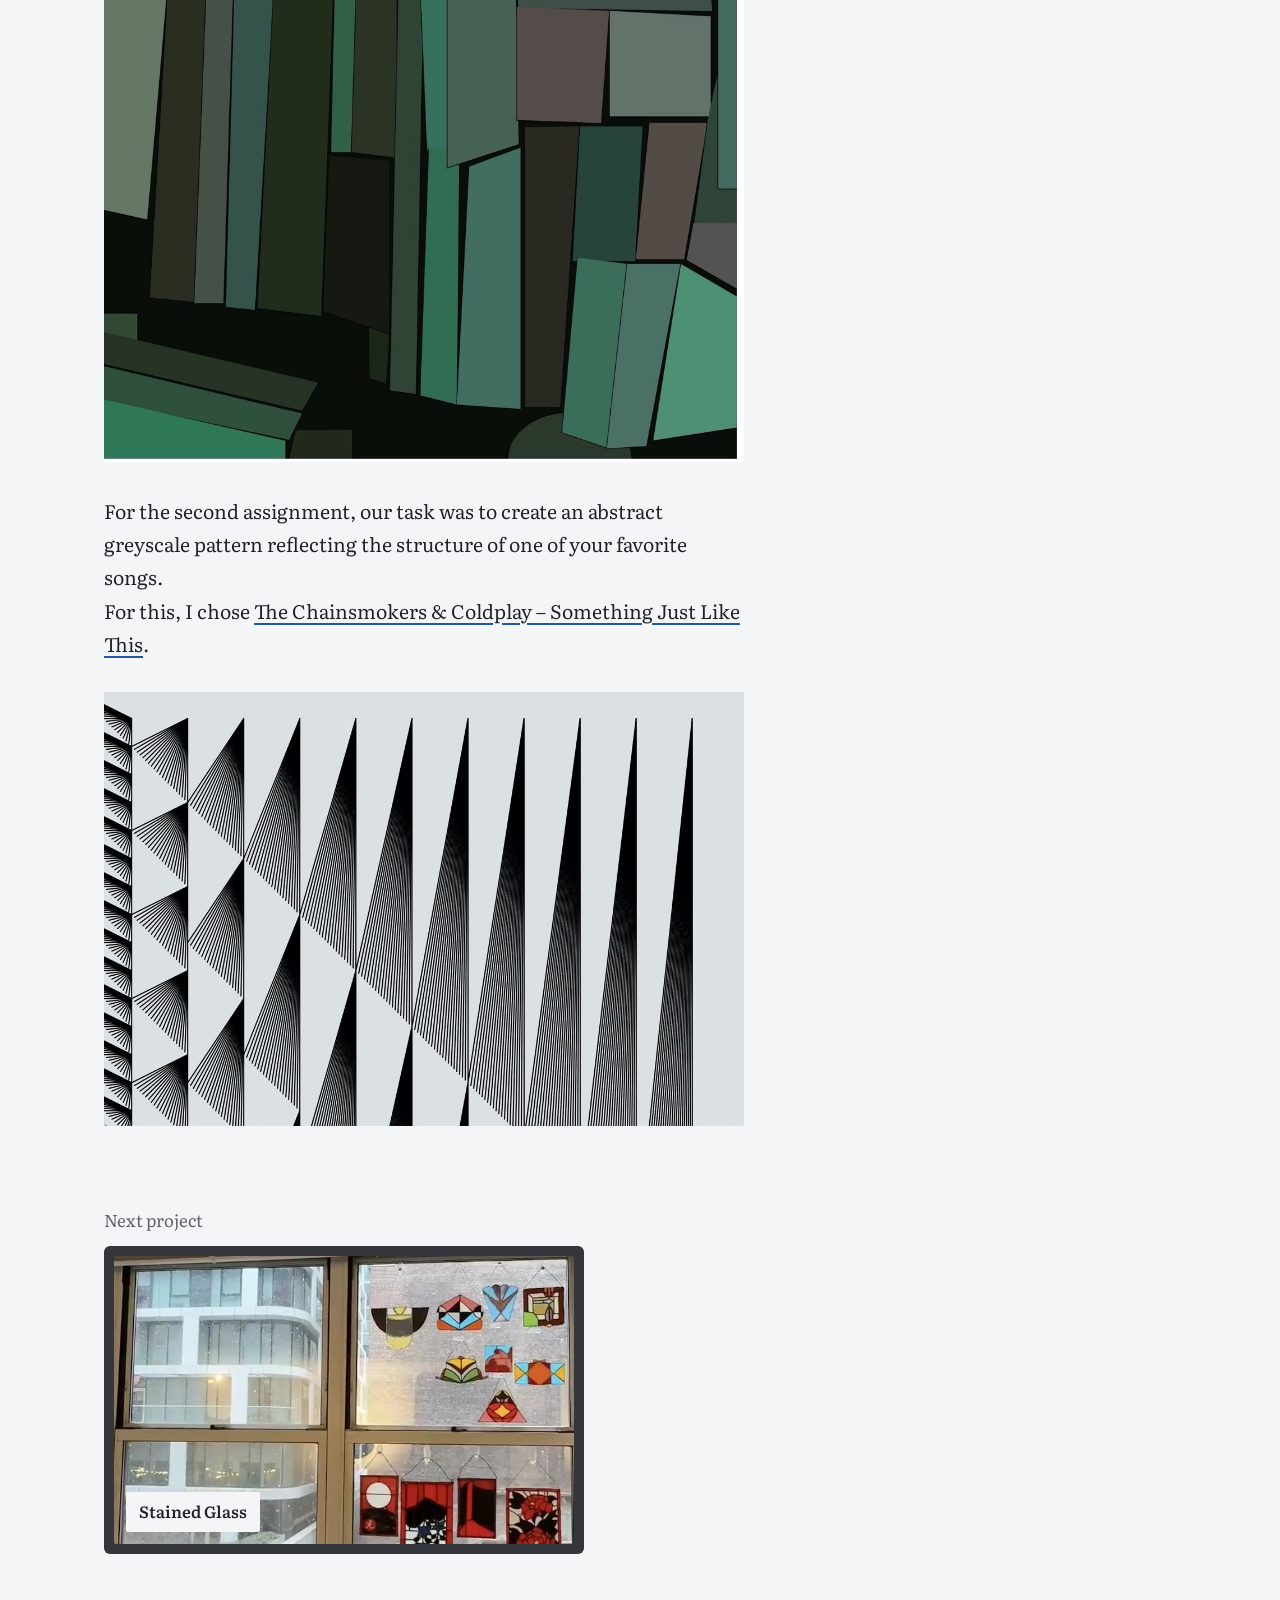
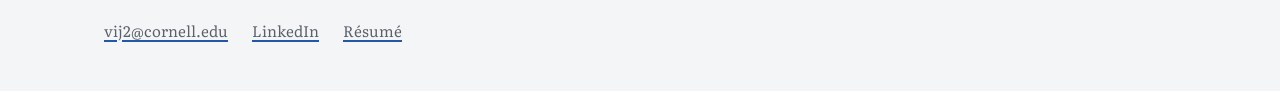
<file: projects/programming-for-the-visual-arts.html>
<!doctype html>
<html lang="en">
<head>
<meta charset="utf-8">
<meta name="viewport" content="width=device-width, initial-scale=1">
<title>Programming for the Visual Arts | Vivian Insun Jang</title>
<meta name="description" content="Programming for the Visual Arts: a project by Vivian Insun Jang.">
<meta name="author" content="Vivian Insun Jang">
<link rel="icon" href="../images/favicon.svg" type="image/svg+xml">
<link rel="preconnect" href="https://fonts.googleapis.com">
<link rel="preconnect" href="https://fonts.gstatic.com" crossorigin>
<link href="https://fonts.googleapis.com/css2?family=Literata:ital,opsz,wght@0,7..72,300..700;1,7..72,300..500&family=Gowun+Dodum&display=swap" rel="stylesheet">
<link rel="stylesheet" href="../style.css">
</head>
<body class="project-page">
<a class="skip" href="#main">Skip to content</a>
<header class="site-header">
  <a class="wordmark" href="../index.html">Vivian Insun Jang</a>
  <nav aria-label="Site">
    <a href="../index.html#projects">Projects</a>
    <a href="../about.html">About</a>
  </nav>
</header>
<main id="main">
<article class="project">
  <header class="project-head">
    <h1>Programming for the Visual Arts</h1>
  </header>
  <div class="story">
<p>A p5.js class I took and the assignments I did as part of the coursework: <a href="https://www.kadenze.com/courses/introduction-to-programming-for-the-visual-arts-with-p5-js-vi" target="_blank" rel="noopener">UCLA Intro to Programming for the Visual Arts in p5.js</a>.</p>
<p>The first assignment was to recreate a part of this painting,<br>
Dream City by Paul Klee in 1921.</p>
<figure><img src="../images/p5/dreamcity.jpg" alt="Dream City, a 1921 painting by Paul Klee" loading="lazy"></figure>
<p>I chose a snippet of it and created this</p>
<figure><img src="../images/p5/screen.jpg" alt="A p5.js recreation of part of the painting in layered green and dark shapes" loading="lazy"></figure>
<p>For the second assignment, our task was to create an abstract greyscale pattern reflecting the structure of one of your favorite songs.<br>
For this, I chose <a href="https://www.youtube.com/watch?v=FM7MFYoylVs" target="_blank" rel="noopener">The Chainsmokers &amp; Coldplay – Something Just Like This</a>.</p>
<figure><img src="../images/p5/chainsmokers.jpg" alt="Greyscale pattern of repeating triangles drawn in p5.js" loading="lazy"></figure>
  </div>
</article>
<nav class="next" aria-label="Next project">
  <p>Next project</p>
  <div class="window single"><a class="pane " href="../projects/stained-glass.html">
  <video src="../images/stainedglass/window-snow.mp4" poster="../images/stainedglass/window-snow-poster.jpg" autoplay muted loop playsinline preload="metadata" aria-hidden="true"></video>
  <span class="label"><span class="name">Stained Glass</span></span>
</a></div>
</nav>
</main>
<footer class="site-footer">
  <a href="mailto:vij2@cornell.edu">vij2@cornell.edu</a>
  <a href="https://www.linkedin.com/in/vivian-jang/" target="_blank" rel="noopener">LinkedIn</a>
  <a href="../resume/Vivian_Jang_Resume.pdf" target="_blank" rel="noopener">Résumé</a>
</footer>
</body>
</html>
</file>
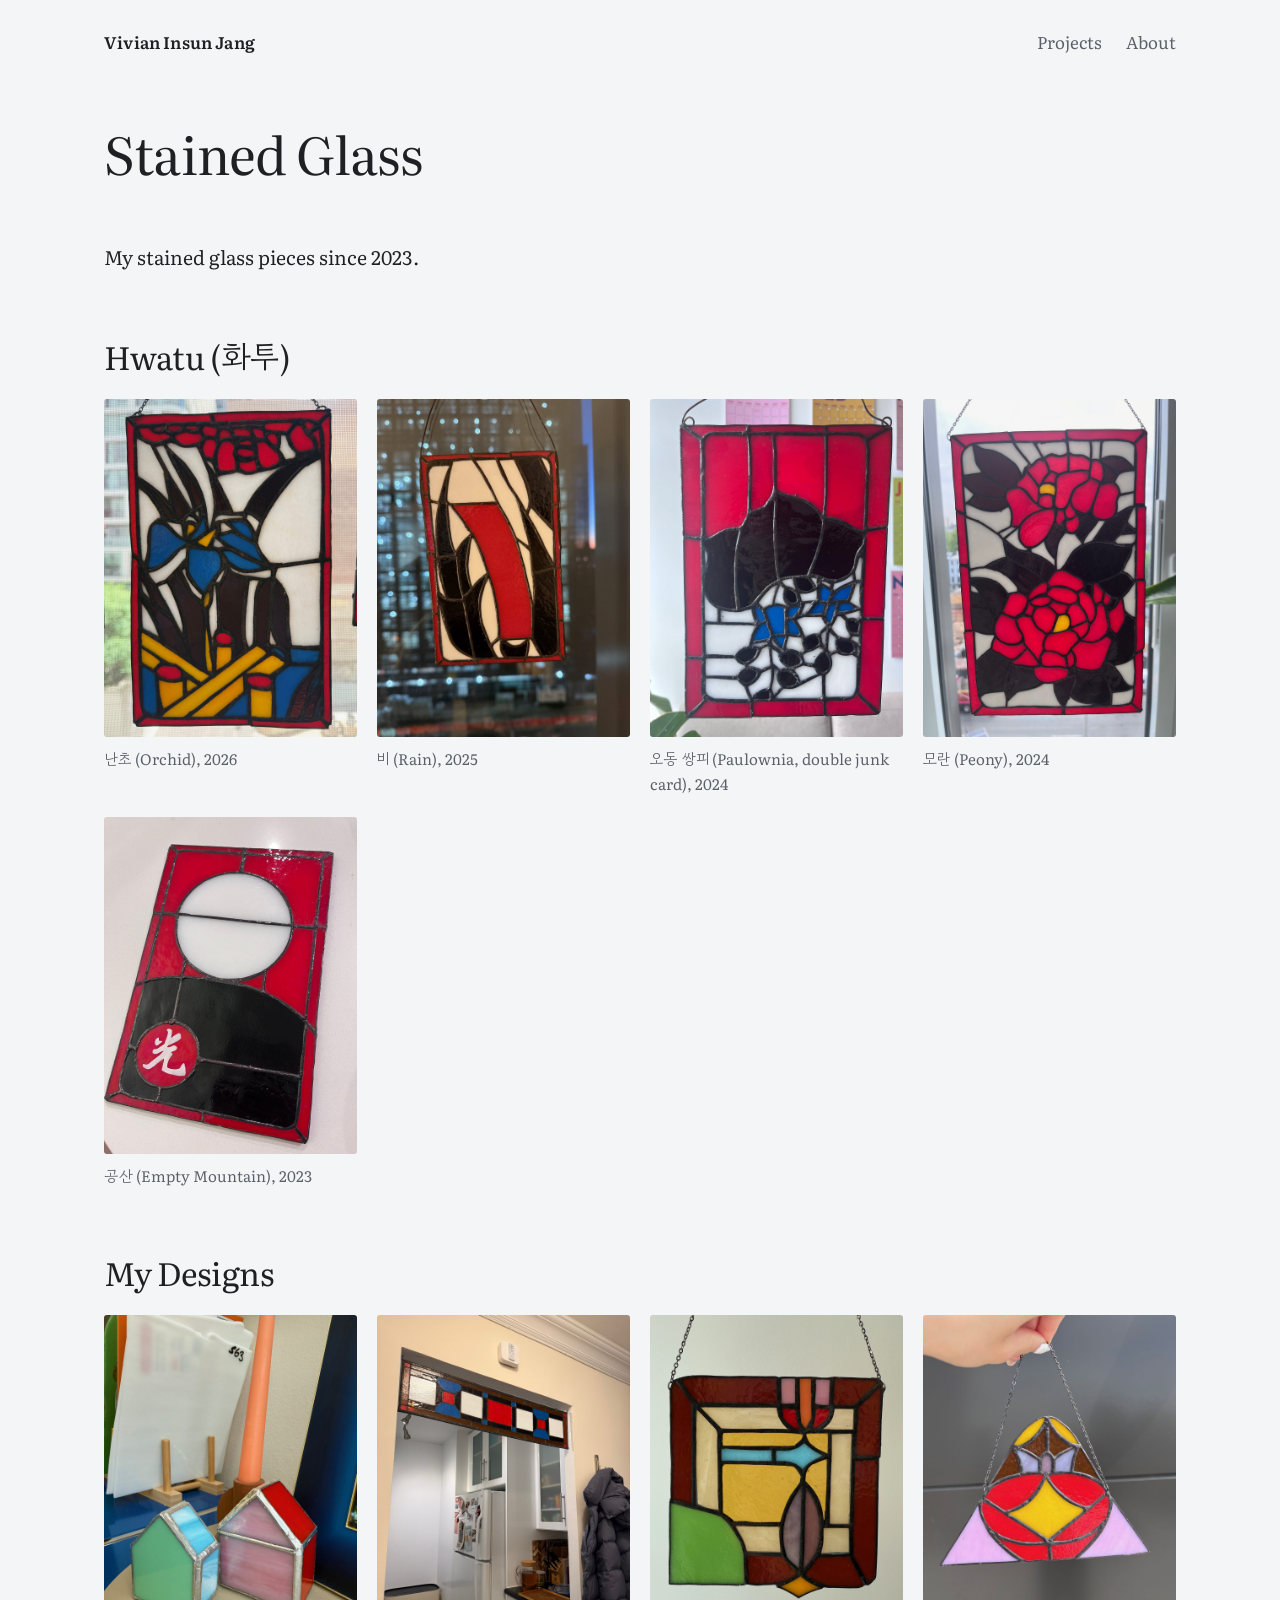
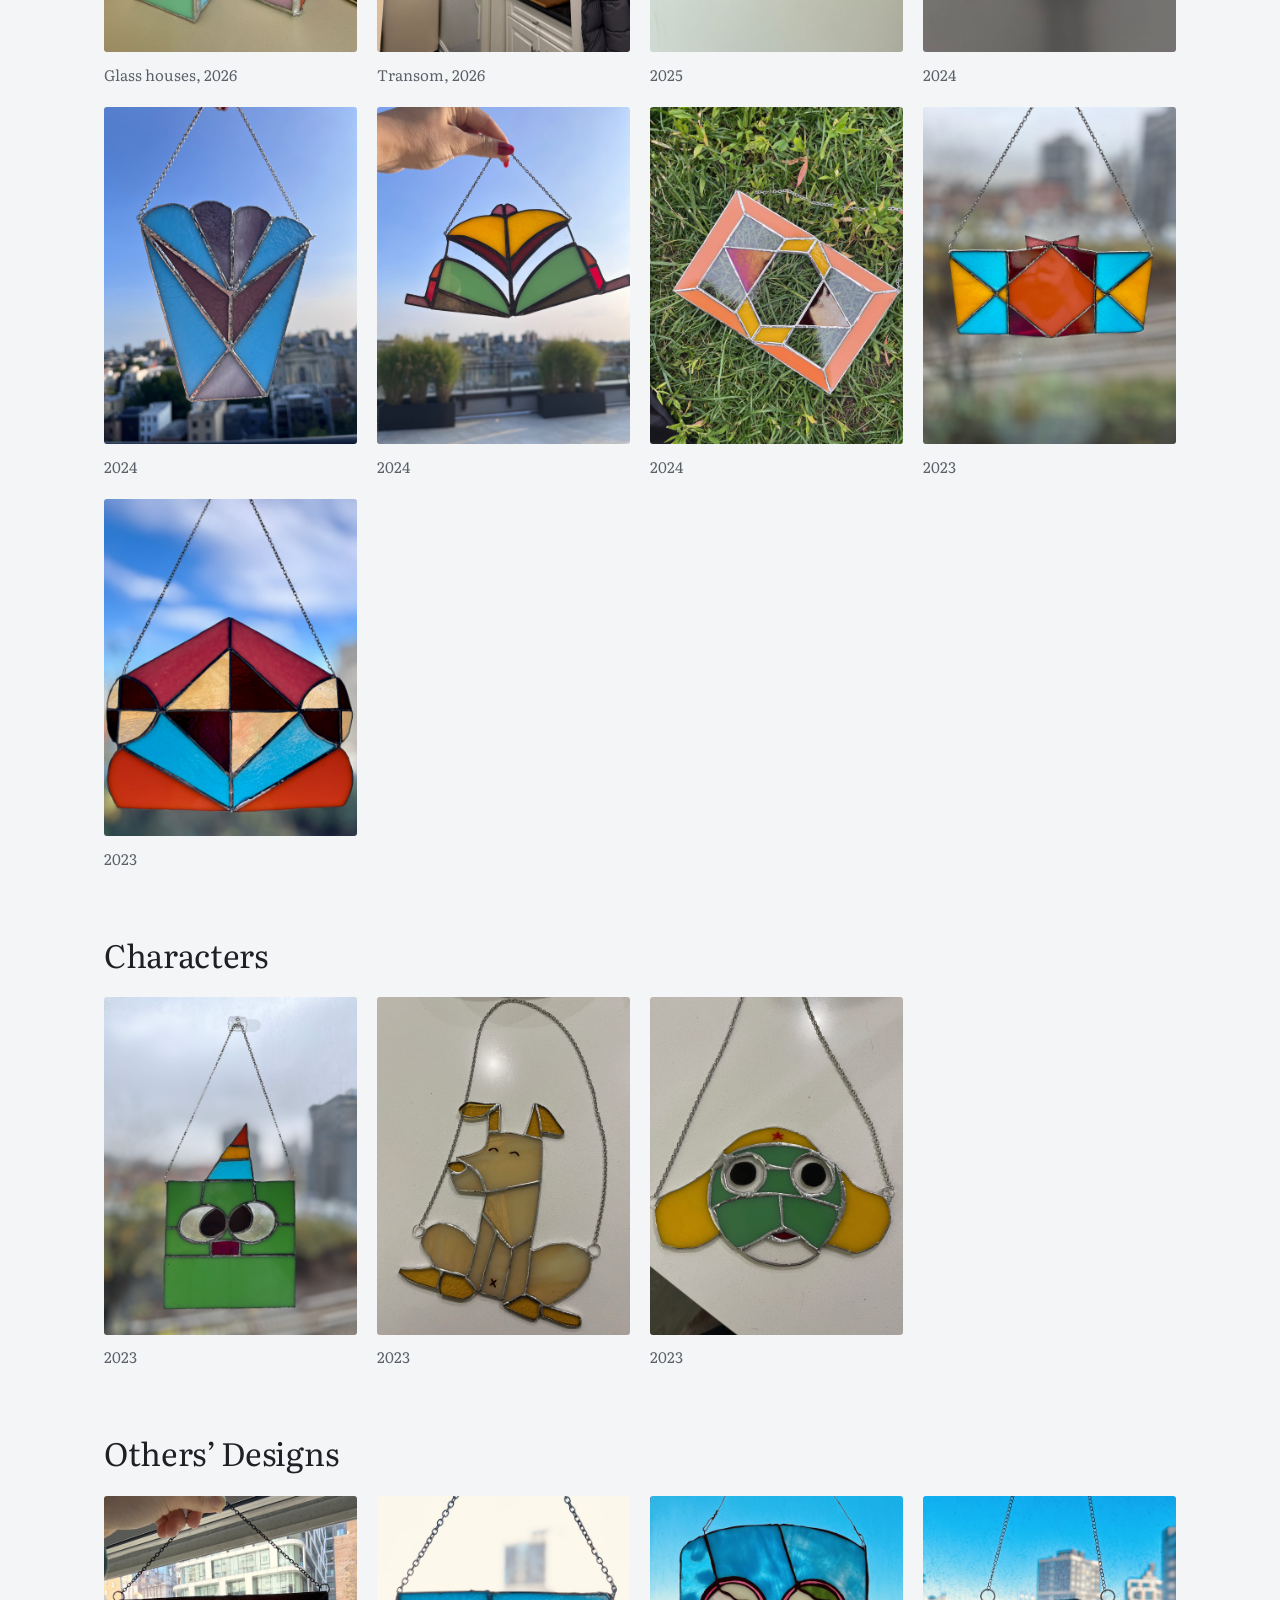
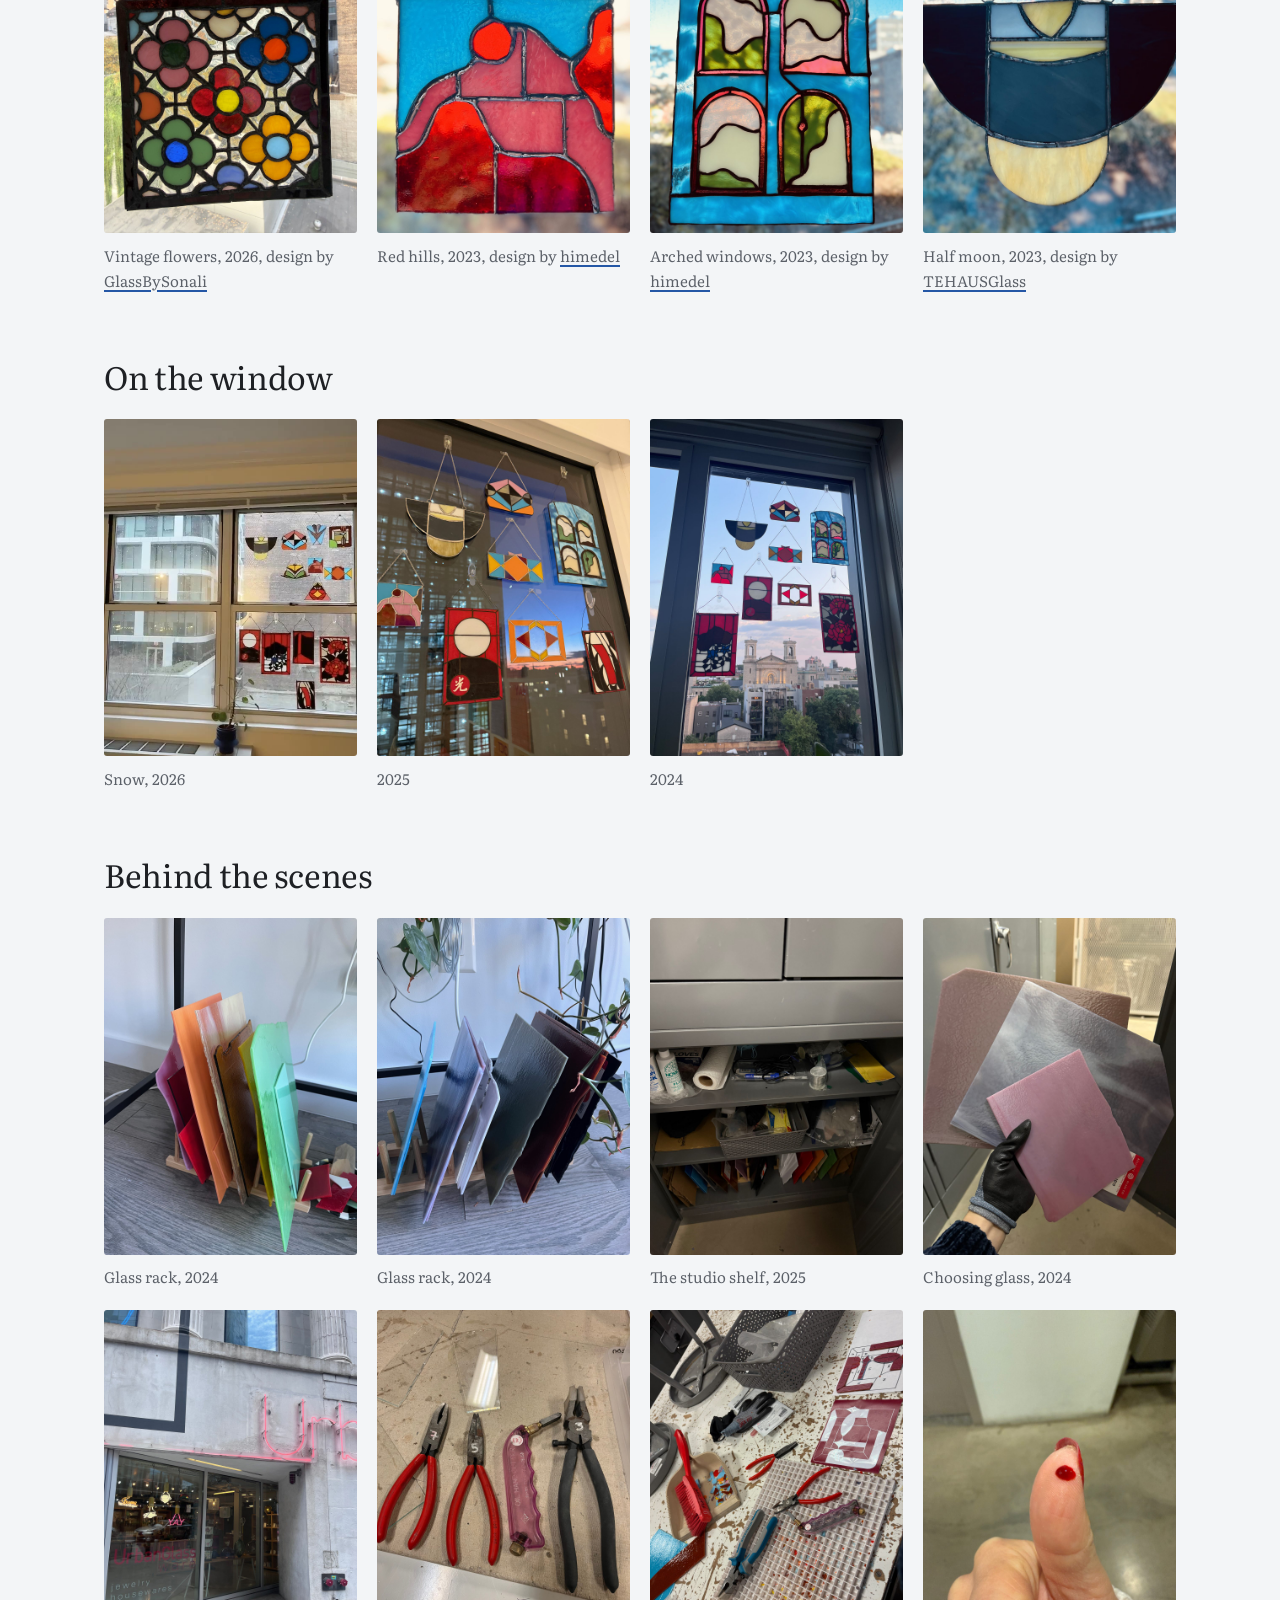
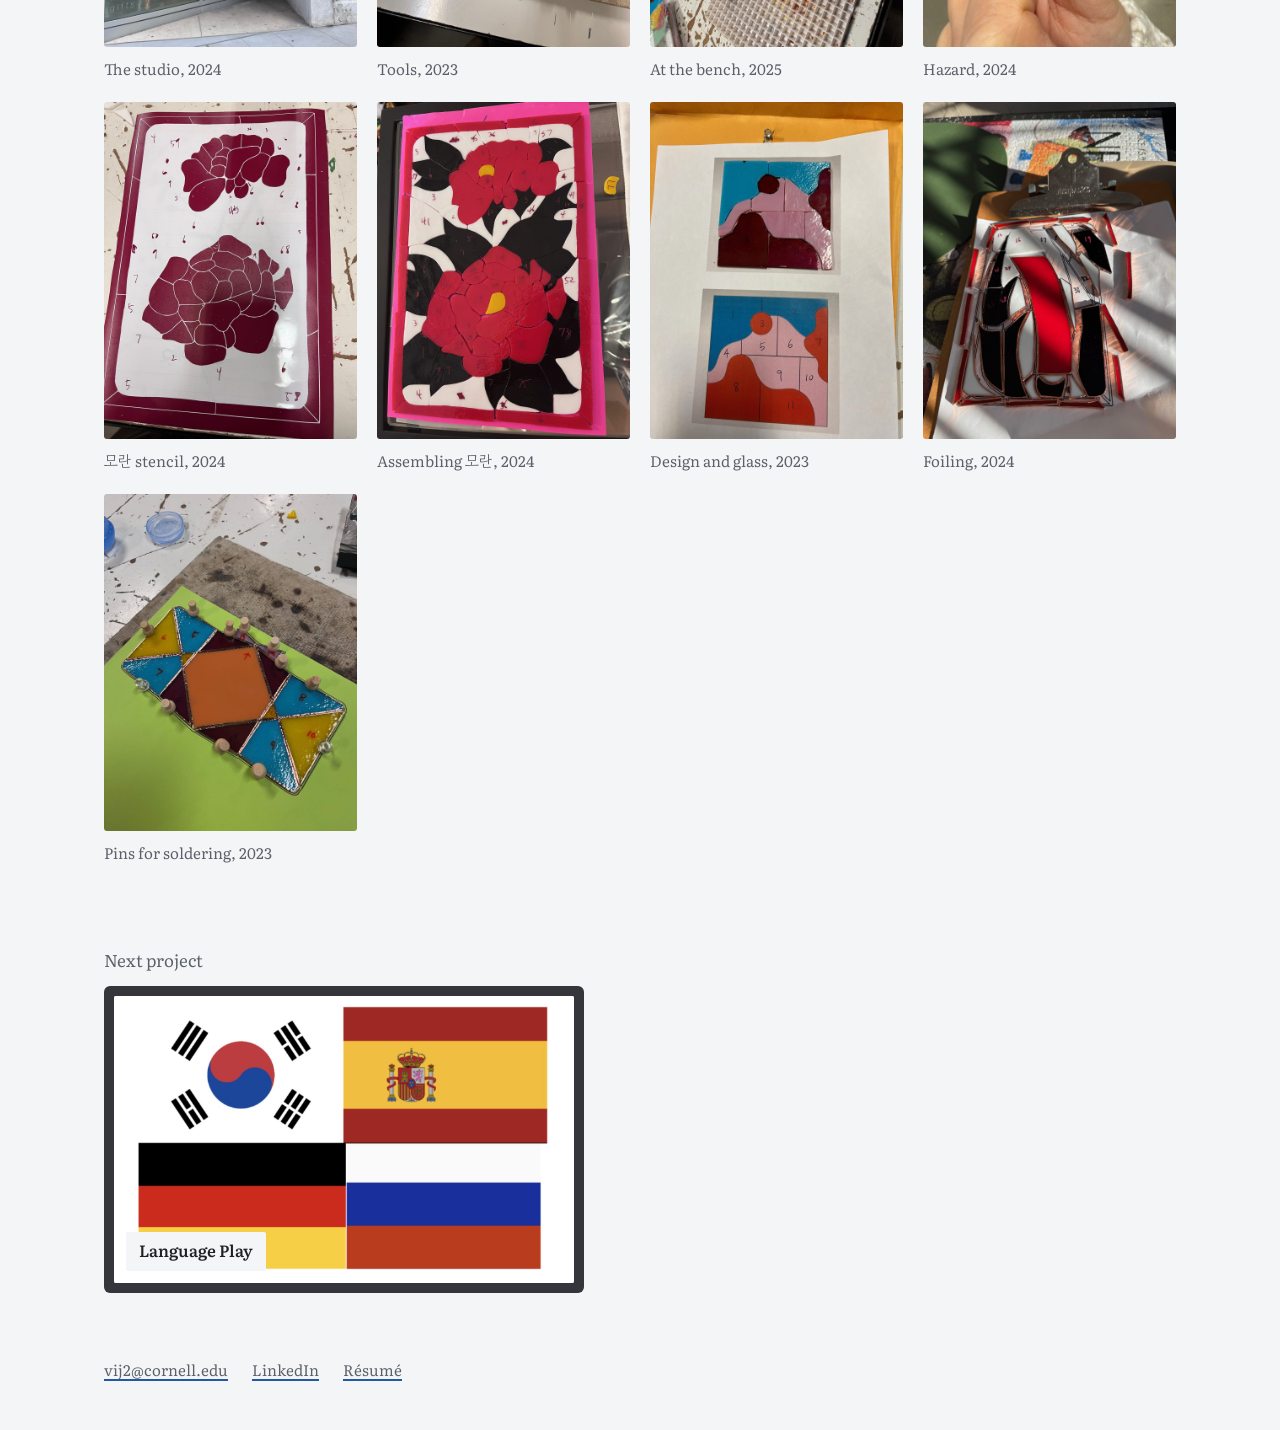
<file: projects/stained-glass.html>
<!doctype html>
<html lang="en">
<head>
<meta charset="utf-8">
<meta name="viewport" content="width=device-width, initial-scale=1">
<title>Stained Glass | Vivian Insun Jang</title>
<meta name="description" content="Stained Glass: a project by Vivian Insun Jang.">
<meta name="author" content="Vivian Insun Jang">
<link rel="icon" href="../images/favicon.svg" type="image/svg+xml">
<link rel="preconnect" href="https://fonts.googleapis.com">
<link rel="preconnect" href="https://fonts.gstatic.com" crossorigin>
<link href="https://fonts.googleapis.com/css2?family=Literata:ital,opsz,wght@0,7..72,300..700;1,7..72,300..500&family=Gowun+Dodum&display=swap" rel="stylesheet">
<link rel="stylesheet" href="../style.css">
</head>
<body class="project-page">
<a class="skip" href="#main">Skip to content</a>
<header class="site-header">
  <a class="wordmark" href="../index.html">Vivian Insun Jang</a>
  <nav aria-label="Site">
    <a href="../index.html#projects">Projects</a>
    <a href="../about.html">About</a>
  </nav>
</header>
<main id="main">
<article class="project">
  <header class="project-head">
    <h1>Stained Glass</h1>
  </header>
  <div class="story">
<p>My stained glass pieces since 2023.</p>
<h2>Hwatu (화투)</h2>
<div class="gallery"><figure><img src="../images/stainedglass/hwatu-iris.jpg" alt="Hwatu card with blue irises over a yellow plank bridge" loading="lazy"><figcaption>난초 (Orchid), 2026</figcaption></figure><figure><img src="../images/stainedglass/hwatu-ribbon.jpg" alt="Hwatu card with a red ribbon" loading="lazy"><figcaption>비 (Rain), 2025</figcaption></figure><figure><img src="../images/stainedglass/hwatu-2024.jpg" alt="Hwatu 오동 쌍피 card: paulownia leaves under a red sky" loading="lazy"><figcaption>오동 쌍피 (Paulownia, double junk card), 2024</figcaption></figure><figure><img src="../images/stainedglass/hwatu-peony.jpg" alt="Hwatu card with two red peonies" loading="lazy"><figcaption>모란 (Peony), 2024</figcaption></figure><figure><img src="../images/stainedglass/hwatu-moon.jpg" alt="Hwatu card with a white full moon over a black hill, marked 光" loading="lazy"><figcaption>공산 (Empty Mountain), 2023</figcaption></figure></div>
<h2>My Designs</h2>
<div class="gallery"><figure><img src="../images/stainedglass/glass-houses.jpg" alt="Two small glass houses, one green and one pink" loading="lazy"><figcaption>Glass houses, 2026</figcaption></figure><figure><img src="../images/stainedglass/kitchen-transom.jpg" alt="A long strip of red, blue and white glass above a kitchen doorway" loading="lazy"><figcaption>Transom, 2026</figcaption></figure><figure><img src="../images/stainedglass/geometric-square.jpg" alt="Square panel in amber, cream and green" loading="lazy"><figcaption>2025</figcaption></figure><figure><img src="../images/stainedglass/deco-triangle.jpg" alt="Triangle with a red and yellow medallion" loading="lazy"><figcaption>2024</figcaption></figure><figure><img src="../images/stainedglass/deco-fan.jpg" alt="Fan shape in blue and purple glass" loading="lazy"><figcaption>2024</figcaption></figure><figure><img src="../images/stainedglass/deco-wings.jpg" alt="Wing shape in yellow and green glass" loading="lazy"><figcaption>2024</figcaption></figure><figure><img src="../images/stainedglass/hex-frame-pink.jpg" alt="Peach and orange frame around a hexagon of yellow and grey glass, lying on grass" loading="lazy"><figcaption>2024</figcaption></figure><figure><img src="../images/stainedglass/bow.jpg" alt="Bow shape in turquoise, orange and red, against the skyline" loading="lazy"><figcaption>2023</figcaption></figure><figure><img src="../images/stainedglass/check.jpg" alt="Geometric piece in red, blue and amber" loading="lazy"><figcaption>2023</figcaption></figure></div>
<h2>Characters</h2>
<div class="gallery"><figure><img src="../images/stainedglass/party-hat.jpg" alt="A green square character with big eyes and a striped party hat" loading="lazy"><figcaption>2023</figcaption></figure><figure><img src="../images/stainedglass/dog.jpg" alt="A sitting dog in amber glass" loading="lazy"><figcaption>2023</figcaption></figure><figure><img src="../images/stainedglass/frog.jpg" alt="A green frog face with a yellow hat" loading="lazy"><figcaption>2023</figcaption></figure></div>
<h2>Others’ Designs</h2>
<div class="gallery"><figure><img src="../images/stainedglass/flower-panel-2.jpg" alt="Square panel of colorful flowers in a black frame, held up against the city" loading="lazy"><figcaption>Vintage flowers, 2026, design by <a href="https://www.etsy.com/listing/1876530082/vintage-flower-panel-stained-glass" target="_blank" rel="noopener">GlassBySonali</a></figcaption></figure><figure><img src="../images/stainedglass/red-hills.jpg" alt="Red and pink hills under a blue sky with a red sun" loading="lazy"><figcaption>Red hills, 2023, design by <a href="https://himedel.tumblr.com/post/143030670265" target="_blank" rel="noopener">himedel</a></figcaption></figure><figure><img src="../images/stainedglass/arched-windows.jpg" alt="Four arched windows with green and cream glass set in blue" loading="lazy"><figcaption>Arched windows, 2023, design by <a href="https://himedel.tumblr.com/image/160350373355" target="_blank" rel="noopener">himedel</a></figcaption></figure><figure><img src="../images/stainedglass/half-moon.jpg" alt="Half-moon shape in black, yellow and grey glass" loading="lazy"><figcaption>Half moon, 2023, design by <a href="https://www.etsy.com/shop/TEHAUSGlass" target="_blank" rel="noopener">TEHAUSGlass</a></figcaption></figure></div>
<h2>On the window</h2>
<div class="gallery"><figure><video src="../images/stainedglass/window-snow.mp4" poster="../images/stainedglass/window-snow-poster.jpg" autoplay muted loop playsinline preload="metadata" aria-label="Snow falling outside the window behind the hanging pieces"></video><figcaption>Snow, 2026</figcaption></figure><figure><img src="../images/stainedglass/window-collection-2025.jpg" alt="Pieces hanging in a window, 2025" loading="lazy"><figcaption>2025</figcaption></figure><figure><img src="../images/stainedglass/window-collection-2024.jpg" alt="Pieces hanging in a window, 2024" loading="lazy"><figcaption>2024</figcaption></figure></div>
<h2>Behind the scenes</h2>
<div class="gallery"><figure><img src="../images/stainedglass/bts-glass-rack.jpg" alt="Sheets of orange, red, green and pink glass standing in a rack" loading="lazy"><figcaption>Glass rack, 2024</figcaption></figure><figure><img src="../images/stainedglass/bts-glass-rack-2.jpg" alt="Sheets of blue, grey and dark red glass standing in a rack" loading="lazy"><figcaption>Glass rack, 2024</figcaption></figure><figure><img src="../images/stainedglass/bts-studio-shelf.jpg" alt="Studio shelves stacked with glass and supplies" loading="lazy"><figcaption>The studio shelf, 2025</figcaption></figure><figure><img src="../images/stainedglass/bts-glass-pinks.jpg" alt="A gloved hand holding pink, silver and mauve sheets of glass" loading="lazy"><figcaption>Choosing glass, 2024</figcaption></figure><figure><img src="../images/stainedglass/bts-studio.jpg" alt="The glass studio entrance from the street" loading="lazy"><figcaption>The studio, 2024</figcaption></figure><figure><img src="../images/stainedglass/bts-tools.jpg" alt="Pliers and glass cutters with red handles" loading="lazy"><figcaption>Tools, 2023</figcaption></figure><figure><img src="../images/stainedglass/bts-bench-2025.jpg" alt="A cluttered workbench with pliers, a grinder and glass pieces" loading="lazy"><figcaption>At the bench, 2025</figcaption></figure><figure><img src="../images/stainedglass/bts-hazard.jpg" alt="A thumb with a small red cut from glass" loading="lazy"><figcaption>Hazard, 2024</figcaption></figure><figure><img src="../images/stainedglass/bts-peony-cut.jpg" alt="Two peonies cut from dark red glass on a stencil" loading="lazy"><figcaption>모란 stencil, 2024</figcaption></figure><figure><img src="../images/stainedglass/bts-peony-assembled.jpg" alt="The 모란 card assembled on its pink pattern" loading="lazy"><figcaption>Assembling 모란, 2024</figcaption></figure><figure><img src="../images/stainedglass/bts-hills.jpg" alt="Two small landscape panels in progress, pink hills under a blue sky" loading="lazy"><figcaption>Design and glass, 2023</figcaption></figure><figure><img src="../images/stainedglass/bts-ribbon-layout.jpg" alt="Pieces of the 비 card wrapped in copper foil on the pattern" loading="lazy"><figcaption>Foiling, 2024</figcaption></figure><figure><img src="../images/stainedglass/bts-bow.jpg" alt="The bow piece held in place with pins before soldering" loading="lazy"><figcaption>Pins for soldering, 2023</figcaption></figure></div>
  </div>
</article>
<nav class="next" aria-label="Next project">
  <p>Next project</p>
  <div class="window single"><a class="pane " href="../projects/language-play.html">
  <img src="../images/languages/thumb.jpg" alt="">
  <span class="label"><span class="name">Language Play</span></span>
</a></div>
</nav>
</main>
<footer class="site-footer">
  <a href="mailto:vij2@cornell.edu">vij2@cornell.edu</a>
  <a href="https://www.linkedin.com/in/vivian-jang/" target="_blank" rel="noopener">LinkedIn</a>
  <a href="../resume/Vivian_Jang_Resume.pdf" target="_blank" rel="noopener">Résumé</a>
</footer>
</body>
</html>
</file>
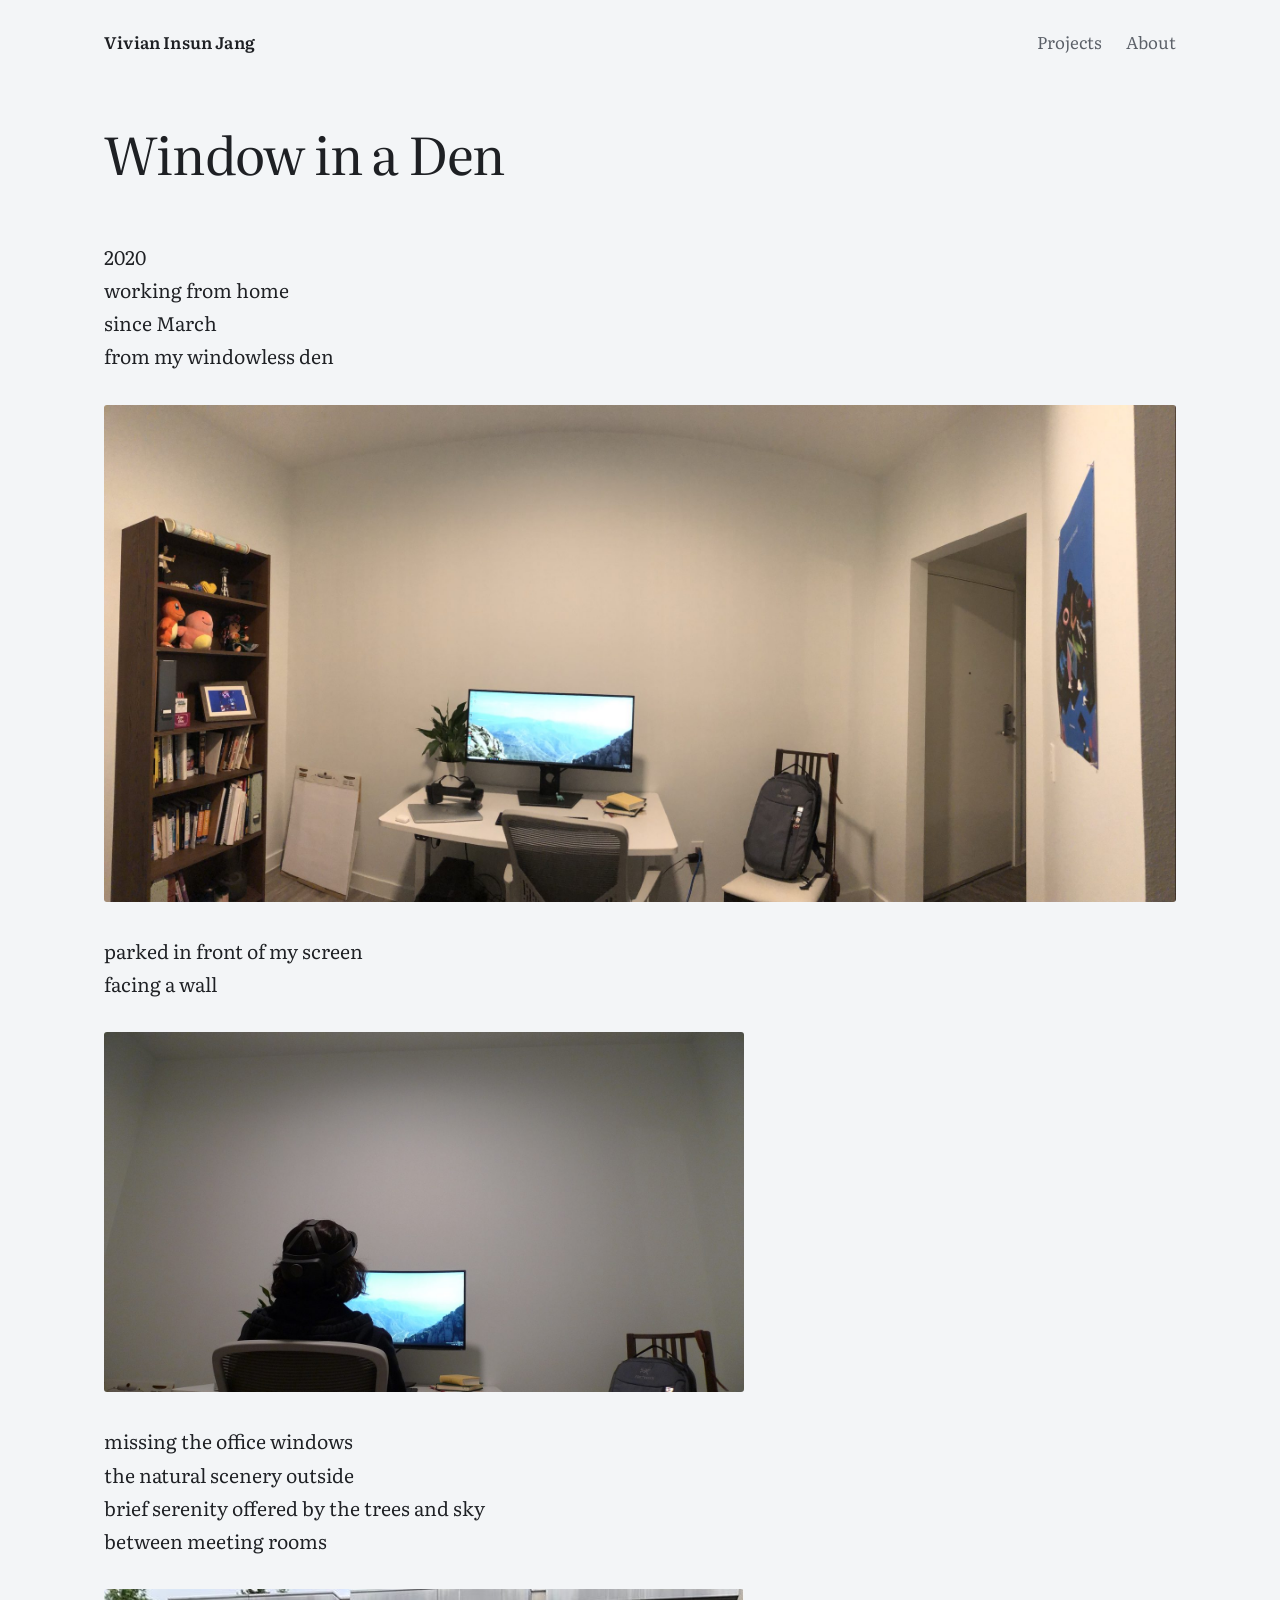
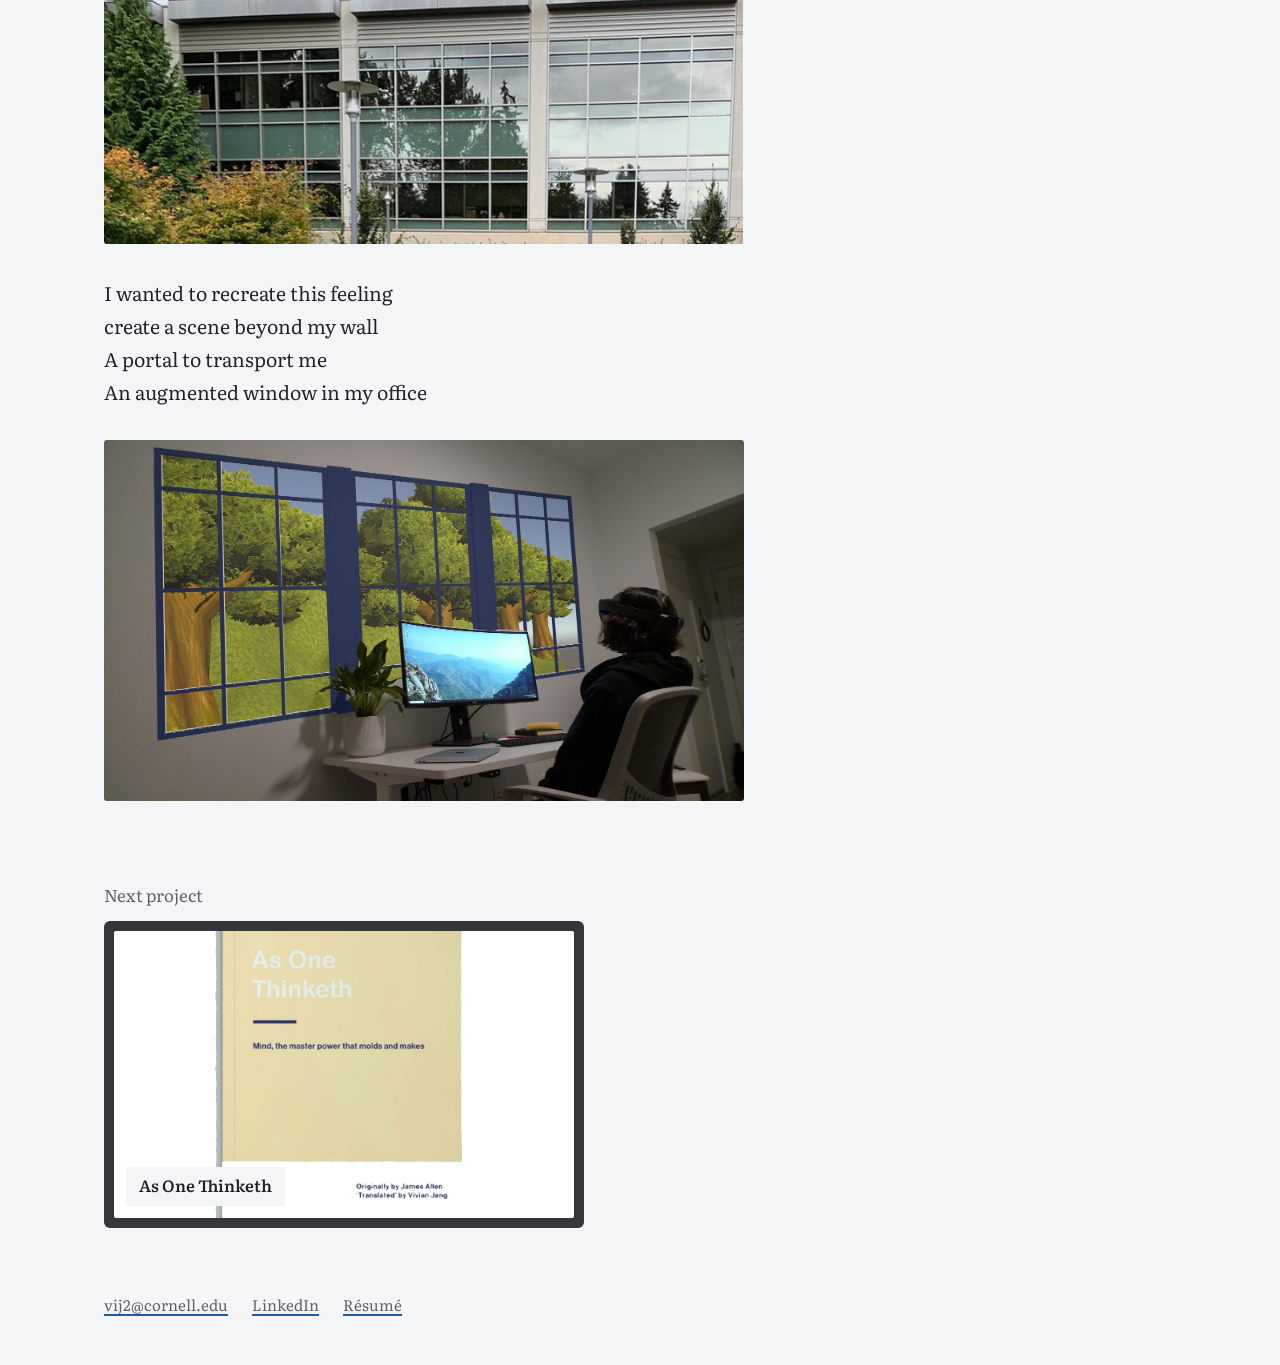
<file: projects/window-in-a-den.html>
<!doctype html>
<html lang="en">
<head>
<meta charset="utf-8">
<meta name="viewport" content="width=device-width, initial-scale=1">
<title>Window in a Den | Vivian Insun Jang</title>
<meta name="description" content="Window in a Den: a project by Vivian Insun Jang.">
<meta name="author" content="Vivian Insun Jang">
<link rel="icon" href="../images/favicon.svg" type="image/svg+xml">
<link rel="preconnect" href="https://fonts.googleapis.com">
<link rel="preconnect" href="https://fonts.gstatic.com" crossorigin>
<link href="https://fonts.googleapis.com/css2?family=Literata:ital,opsz,wght@0,7..72,300..700;1,7..72,300..500&family=Gowun+Dodum&display=swap" rel="stylesheet">
<link rel="stylesheet" href="../style.css">
</head>
<body class="project-page">
<a class="skip" href="#main">Skip to content</a>
<header class="site-header">
  <a class="wordmark" href="../index.html">Vivian Insun Jang</a>
  <nav aria-label="Site">
    <a href="../index.html#projects">Projects</a>
    <a href="../about.html">About</a>
  </nav>
</header>
<main id="main">
<article class="project">
  <header class="project-head">
    <h1>Window in a Den</h1>
  </header>
  <div class="story">
<p>2020<br>
working from home<br>
since March<br>
from my windowless den</p>
<figure class="wide"><img src="../images/hologram/pano-without.jpg" alt="Panorama of a small windowless home office with a desk, monitor and bookshelf" loading="lazy"></figure>
<p>parked in front of my screen<br>
facing a wall</p>
<figure><img src="../images/hologram/black.jpg" alt="Sitting at the desk facing a blank wall" loading="lazy"></figure>
<p>missing the office windows<br>
the natural scenery outside<br>
brief serenity offered by the trees and sky<br>
between meeting rooms</p>
<figure><img src="../images/hologram/microsoft-windows.jpg" alt="Office building with tall windows looking out on trees" loading="lazy"></figure>
<p>I wanted to recreate this feeling<br>
create a scene beyond my wall<br>
A portal to transport me<br>
An augmented window in my office</p>
<figure><img src="../images/hologram/side-w-hologram.jpg" alt="Wearing a headset at the desk, with a holographic window of trees on the wall" loading="lazy"></figure>
  </div>
</article>
<nav class="next" aria-label="Next project">
  <p>Next project</p>
  <div class="window single"><a class="pane " href="../projects/as-one-thinketh.html">
  <img src="../images/aot/thumb.jpg" alt="">
  <span class="label"><span class="name">As One Thinketh</span></span>
</a></div>
</nav>
</main>
<footer class="site-footer">
  <a href="mailto:vij2@cornell.edu">vij2@cornell.edu</a>
  <a href="https://www.linkedin.com/in/vivian-jang/" target="_blank" rel="noopener">LinkedIn</a>
  <a href="../resume/Vivian_Jang_Resume.pdf" target="_blank" rel="noopener">Résumé</a>
</footer>
</body>
</html>
</file>
<file: style.css>
/* Vivian Insun Jang
   The project index is a leaded window: panes of work held in dark came.
   Everything else stays quiet so the window carries the page. */

:root {
  --glass: #F3F5F7;   /* page: clear glass, cool daylight */
  --ink: #1E2024;
  --muted: #5B6068;
  --lead: #34363B;    /* came between panes */
  --cobalt: #2457A6;
  --ruby: #B8352F;
  --amber: #E2A93B;
  --came: 10px;
  --measure: 40rem;
  --page: 72rem;
}

*, *::before, *::after { box-sizing: border-box; }

html { -webkit-text-size-adjust: 100%; }

body {
  margin: 0;
  background: var(--glass);
  color: var(--ink);
  font-family: "Literata", "Gowun Dodum", Georgia, serif;
  font-optical-sizing: auto;
  font-size: 1.0625rem;
  line-height: 1.65;
  font-weight: 380;
}

img, video { display: block; max-width: 100%; height: auto; }

a {
  color: inherit;
  text-decoration-line: underline;
  text-decoration-color: var(--cobalt);
  text-decoration-thickness: 1.5px;
  text-underline-offset: 0.2em;
}
a:hover { color: var(--ruby); text-decoration-color: var(--ruby); }
a:focus-visible, .pane:focus-visible {
  outline: 3px solid var(--amber);
  outline-offset: 3px;
}

.skip {
  position: absolute; left: -999px; top: 0;
  background: var(--ink); color: var(--glass); padding: .5rem 1rem;
}
.skip:focus { left: 1rem; top: 1rem; z-index: 10; }

/* Header and footer */

.site-header, .site-footer, main {
  width: 100%;
  max-width: var(--page);
  margin: 0 auto;
  padding-left: clamp(16px, 4vw, 40px);
  padding-right: clamp(16px, 4vw, 40px);
}

.site-header {
  display: flex;
  justify-content: space-between;
  align-items: baseline;
  gap: 1rem;
  padding-top: 1.75rem;
  padding-bottom: 1.75rem;
}
.wordmark {
  font-weight: 600;
  font-size: 1.05rem;
  text-decoration: none;
  letter-spacing: 0.01em;
}
.site-header nav { display: flex; gap: 1.5rem; }
.site-header nav a { text-decoration: none; color: var(--muted); }
.site-header nav a:hover { color: var(--ruby); }

.site-footer {
  display: flex;
  flex-wrap: wrap;
  gap: 1.5rem;
  padding-top: 4rem;
  padding-bottom: 3rem;
  color: var(--muted);
  font-size: 0.95rem;
}

/* Home intro */

.intro { padding: 3.5rem 0 3.5rem; max-width: var(--measure); }
.intro h1 {
  font-size: clamp(2rem, 4.6vw, 3.25rem);
  line-height: 1.12;
  font-weight: 400;
  letter-spacing: -0.015em;
  margin: 0 0 1.75rem;
  max-width: 20ch;
}
.intro p { font-size: 1.2rem; margin: 0 0 0.9rem; color: var(--muted); }
.intro p a { color: var(--ink); }

/* The window */

.window {
  display: grid;
  gap: var(--came);
  padding: var(--came);
  background: var(--lead);
  border-radius: 6px;
  grid-template-columns: 1.55fr 1fr 1fr;
  grid-template-rows: repeat(2, minmax(230px, 19rem));
}
.window .p1 { grid-row: span 2; }

.pane {
  position: relative;
  display: block;
  overflow: hidden;
  background: #fff;
  border-radius: 2px;
  text-decoration: none;
  color: var(--ink);
}
.pane img, .pane video {
  width: 100%;
  height: 100%;
  object-fit: cover;
  transition: filter 250ms ease, transform 400ms ease;
}
a.pane:hover img, a.pane:hover video { filter: brightness(1.08) saturate(1.1); transform: scale(1.02); }

.pane .label {
  position: absolute;
  left: 0.75rem;
  bottom: 0.75rem;
  right: 0.75rem;
  width: fit-content;
  max-width: calc(100% - 1.5rem);
  background: var(--glass);
  padding: 0.55rem 0.8rem 0.6rem;
  border-radius: 2px;
  line-height: 1.3;
}
.pane .name { display: block; font-weight: 560; font-size: 1.02rem; }
.pane .tags { display: block; font-size: 0.82rem; color: var(--muted); margin-top: 0.15rem; }
a.pane:hover .name { color: var(--ruby); }

.window.single { display: block; }
.window.single .pane { aspect-ratio: 16 / 10; }

/* Project pages */

.project-head { padding: 2.5rem 0 1rem; max-width: var(--measure); }
.project-head h1 {
  font-size: clamp(2rem, 4.6vw, 3.25rem);
  line-height: 1.12;
  font-weight: 400;
  letter-spacing: -0.015em;
  margin: 0 0 0.6rem;
}
.project-head .tags { margin: 0; color: var(--muted); }

.story { max-width: var(--measure); }
.story p { font-size: 1.22rem; line-height: 1.7; margin: 2rem 0; }
.story figure { margin: 2rem 0; }
.story figure img, .story figure video { width: 100%; border-radius: 3px; background: #fff; }
.story figure.wide { width: min(var(--page) - 5rem, 100vw - 2 * clamp(16px, 4vw, 40px)); }
.story figcaption { font-size: 0.95rem; color: var(--muted); margin-top: 0.6rem; }

.pair-grid { display: grid; grid-template-columns: 1fr 1fr; gap: 1rem; }

.story h2 {
  font-size: clamp(1.5rem, 3vw, 2rem);
  line-height: 1.2;
  font-weight: 400;
  letter-spacing: -0.01em;
  margin: 4rem 0 0;
}
.story h2 + p { margin-top: 0.75rem; }

.gallery {
  width: min(var(--page) - 5rem, 100vw - 2 * clamp(16px, 4vw, 40px));
  display: grid;
  grid-template-columns: repeat(auto-fill, minmax(min(14rem, 100%), 1fr));
  gap: 1.25rem;
  margin: 1.5rem 0 0;
}
.story .gallery figure { margin: 0; }
.story .gallery img, .story .gallery video { width: 100%; aspect-ratio: 3 / 4; object-fit: cover; }

.next { margin-top: 5rem; max-width: 30rem; }
.next p { margin: 0 0 0.75rem; color: var(--muted); }

/* About */

.about {
  display: grid;
  grid-template-columns: minmax(0, 22rem) minmax(0, 1fr);
  gap: clamp(2rem, 5vw, 4.5rem);
  align-items: start;
  padding-top: 2.5rem;
}
.about .window.single .pane { aspect-ratio: 3 / 4; }
.about h1 {
  font-size: clamp(2rem, 4.6vw, 3.25rem);
  line-height: 1.12;
  font-weight: 400;
  margin: 0 0 1.25rem;
}
.about-text { max-width: 30rem; }
.about-text p { font-size: 1.2rem; }
.links { list-style: none; padding: 0; margin: 1.5rem 0 0; display: flex; gap: 1.5rem; font-size: 1.1rem; }

/* Smaller screens */

@media (max-width: 860px) {
  .window { grid-template-columns: 1fr 1fr; grid-template-rows: 20rem; grid-auto-rows: 15rem; }
  .window .p1 { grid-row: auto; grid-column: span 2; }
  .about { grid-template-columns: 1fr; }
  .about .window.single { max-width: 22rem; }
}

@media (max-width: 520px) {
  :root { --came: 7px; }
  .window { grid-template-columns: 1fr; grid-template-rows: 16rem; grid-auto-rows: 14rem; }
  .window .p1 { grid-column: auto; }
  .intro { padding: 1.5rem 0 2.5rem; }
  .story p { font-size: 1.12rem; }
  .pair-grid { grid-template-columns: 1fr; }
}

@media (prefers-reduced-motion: reduce) {
  .pane img { transition: none; }
  a.pane:hover img { transform: none; }
}
</file>
